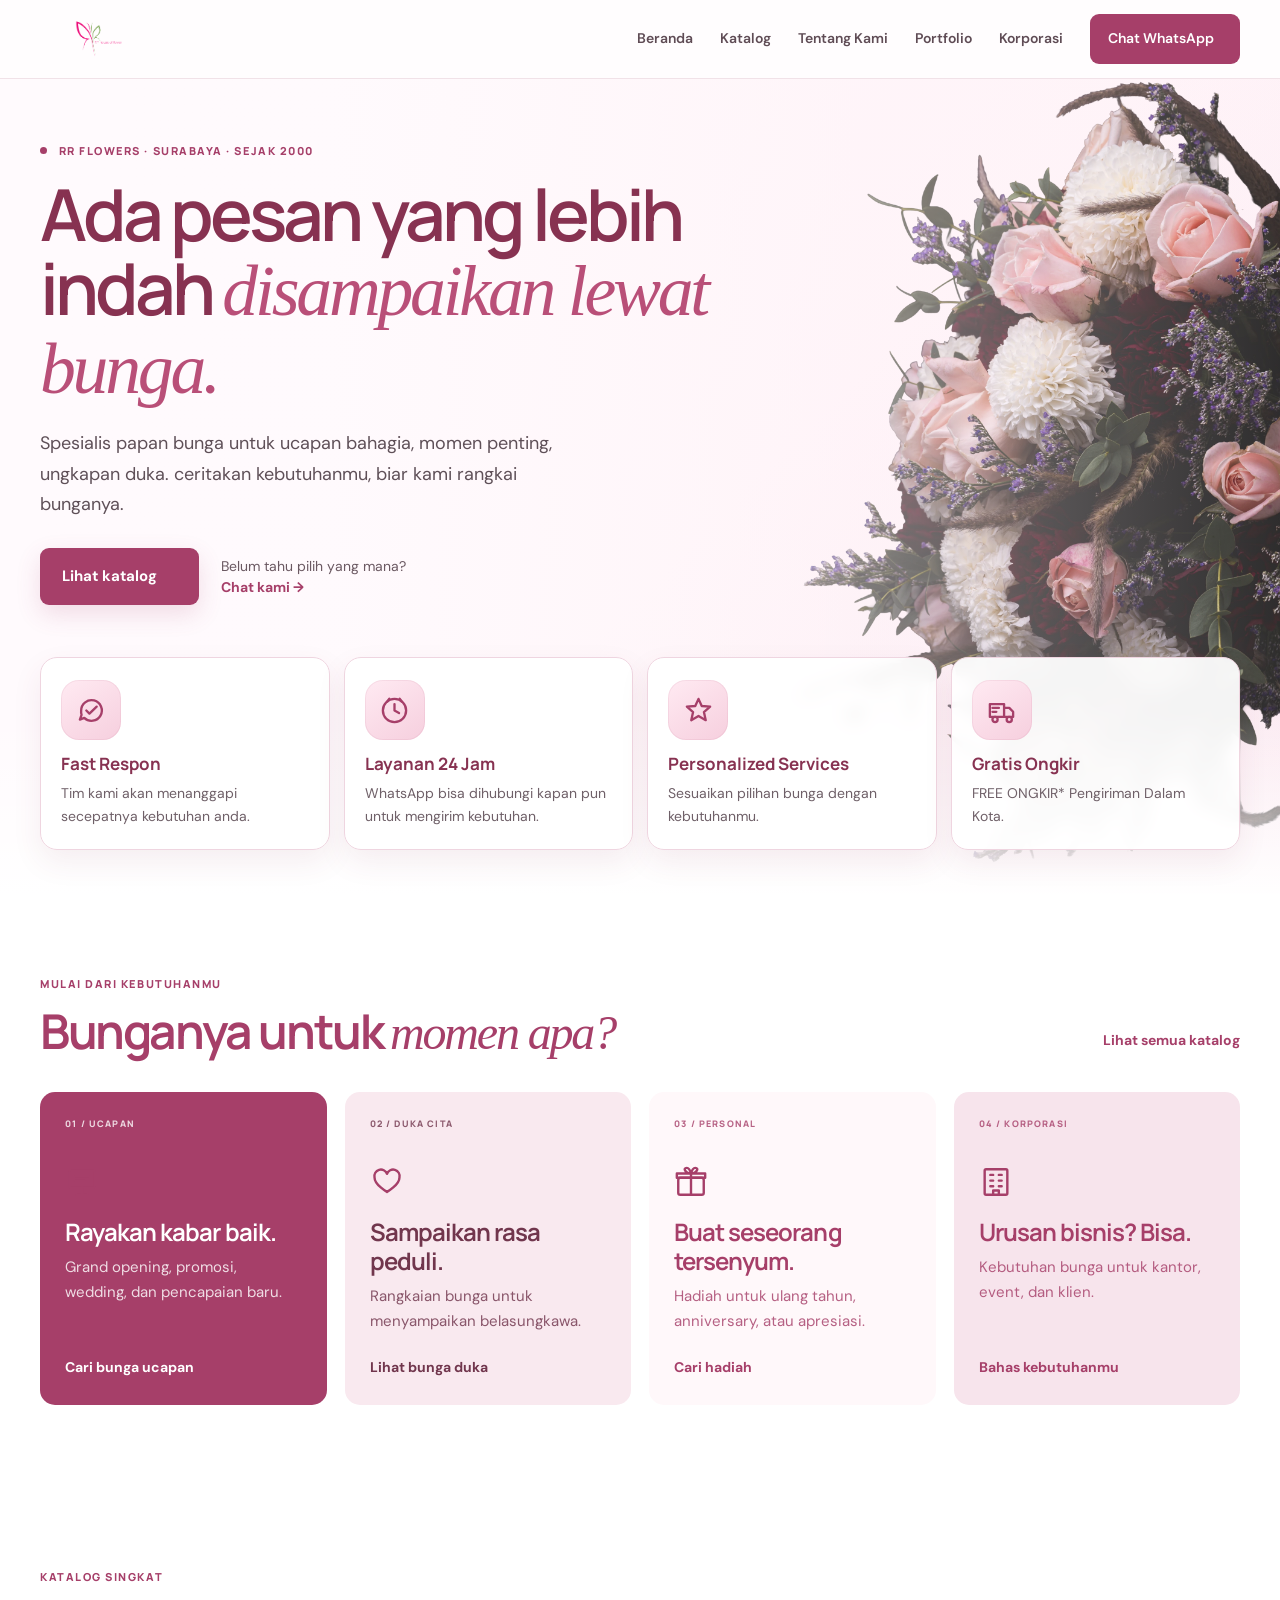
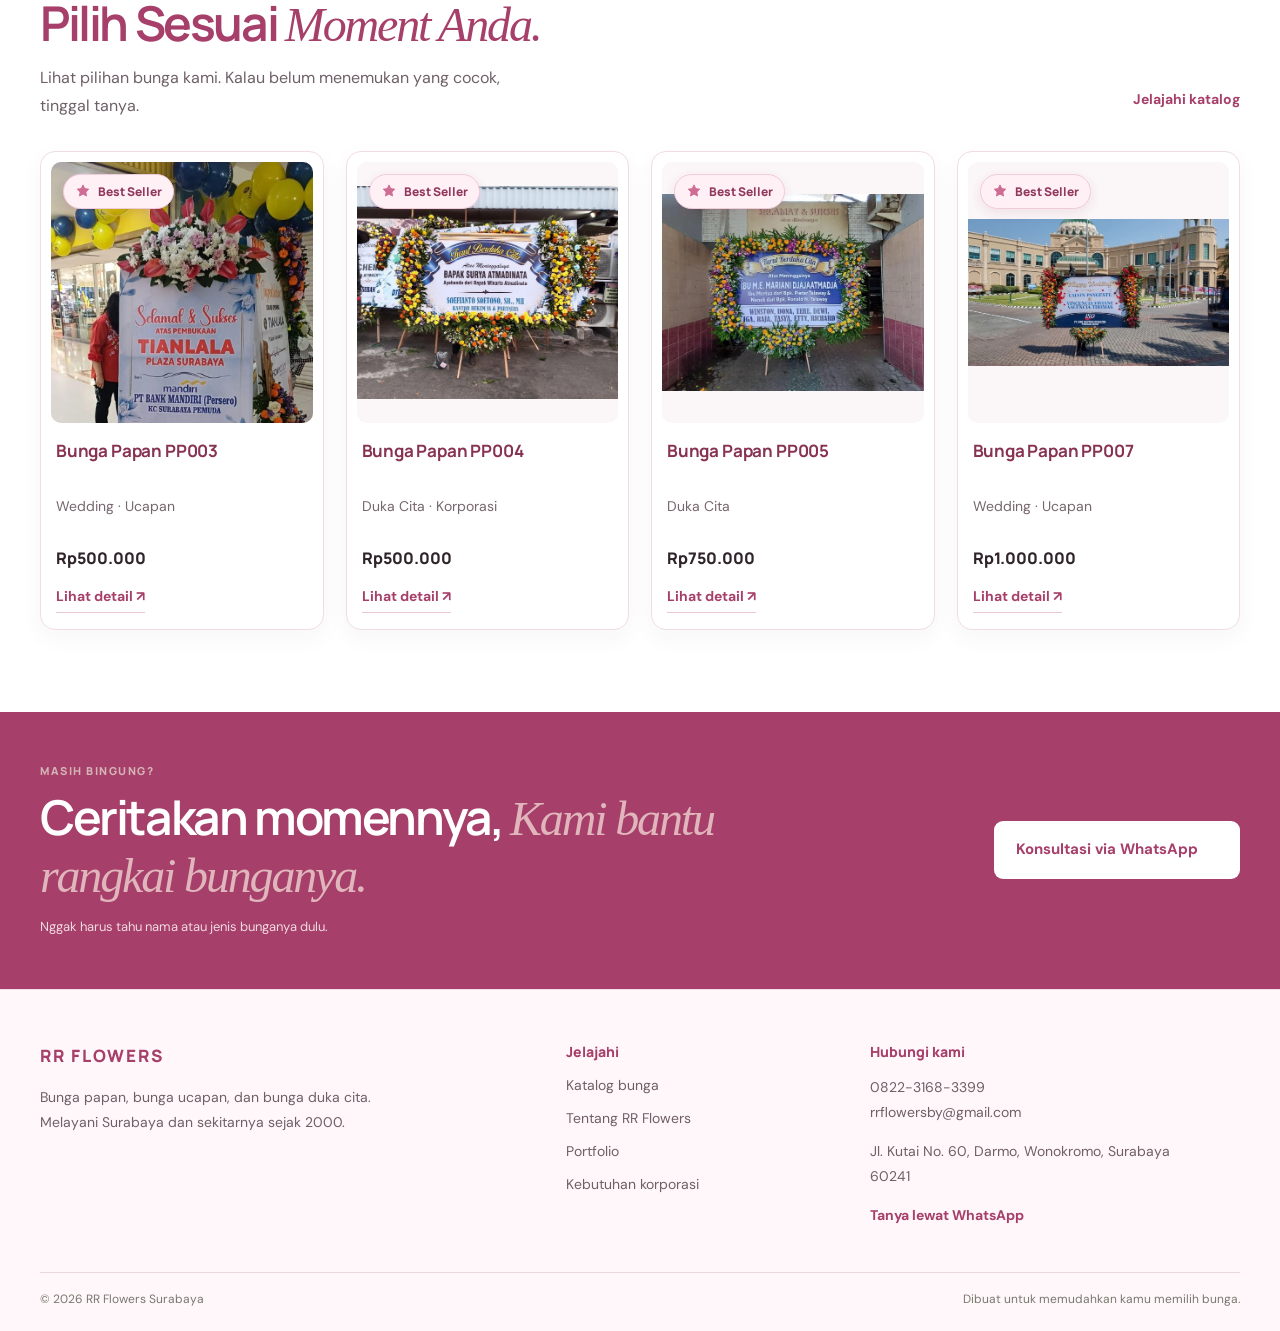
<file: index.html>
<!doctype html>
<html lang="id">
<head>
  <meta charset="utf-8"><meta name="viewport" content="width=device-width,initial-scale=1">
  <meta name="description" content="Pilih bunga papan, bunga ucapan, dan bunga duka cita dari RR Flowers Surabaya. Lihat katalog dan pesan lewat WhatsApp.">
  <meta name="theme-color" content="#A63F69">
  <title>RR Flowers Surabaya — Bunga untuk Setiap Momen</title>
  <link rel="preconnect" href="https://fonts.googleapis.com"><link rel="preconnect" href="https://fonts.gstatic.com" crossorigin>
  <link href="https://fonts.googleapis.com/css2?family=DM+Sans:wght@400;500;600;700&family=Manrope:wght@400;500;600;700;800&display=swap" rel="stylesheet">
  <link rel="stylesheet" href="css/style.css?v=3">
</head>
<body>

<header class="site-header">
  <div class="container nav-wrap">
    <a class="brand" href="index.html" aria-label="RR Flowers, Beranda">
      <img src="assets/images/logorr.png" alt="RR Flowers" onerror="this.style.display='none';this.nextElementSibling.style.display='block'">
      <span class="brand-fallback">RR <i>FLOWERS</i></span>
    </a>
    <button class="menu-toggle" type="button" aria-expanded="false" aria-controls="site-nav" aria-label="Buka menu"><svg class="icon" viewBox="0 0 24 24" aria-hidden="true"><path d="M4 7h16M4 12h16M4 17h16"/></svg></button>
    <nav class="site-nav" id="site-nav">
      <a href="index.html">Beranda</a><a href="katalog.html">Katalog</a><a href="tentang.html">Tentang Kami</a><a href="portfolio.html">Portfolio</a><a href="partnership.html">Korporasi</a>
      <a class="nav-cta" data-wa href="#">Chat WhatsApp <span></span></a>
    </nav>
  </div>
</header>

<main>
<section class="hero hero-fullbleed">
  <div class="hero-background" aria-hidden="true"><img src="assets/images/hero-rr-flowers.webp" alt=""></div>
  <div class="hero-gradient" aria-hidden="true"></div>
  <div class="hero-bottom-fade" aria-hidden="true"></div>
  <div class="container hero-content">
    <div class="hero-copy">
      <p class="eyebrow"><span class="eyebrow-dot"></span> RR FLOWERS · SURABAYA · SEJAK 2000</p>
      <h1>Ada pesan yang lebih indah <em>disampaikan lewat bunga.</em></h1>
      <p class="hero-desc">Spesialis papan bunga untuk ucapan bahagia, momen penting, ungkapan duka. ceritakan kebutuhanmu, biar kami rangkai bunganya.</p>
      <div class="hero-actions"><a class="button button-dark" href="katalog.html">Lihat katalog <span></span></a><a class="text-link" data-wa href="#">Belum tahu pilih yang mana? <span>Chat kami →</span></a></div>
    </div>
    <div class="service-points hero-benefits" aria-label="Keunggulan RR Flowers">
      <article class="service-point"><span class="icon-bubble"><svg class="icon" viewBox="0 0 24 24" aria-hidden="true"><path d="M4 12a8 8 0 1 1 2.4 5.7L3 19l1.3-3.7A8 8 0 0 1 4 12Z"/><path d="m8 12 2.4 2.4L16 9"/></svg></span><div><b>Fast Respon</b><small>Tim kami akan menanggapi secepatnya kebutuhan anda.</small></div></article>
      <article class="service-point"><span class="icon-bubble"><svg class="icon" viewBox="0 0 24 24" aria-hidden="true"><circle cx="12" cy="12" r="9"/><path d="M12 7v5l3.5 2"/><path d="M8 2.8 6.5 5M16 2.8 17.5 5"/></svg></span><div><b>Layanan 24 Jam</b><small>WhatsApp bisa dihubungi kapan pun untuk mengirim kebutuhan.</small></div></article>
      <article class="service-point"><span class="icon-bubble"><svg class="icon" viewBox="0 0 24 24" aria-hidden="true"><path d="M12 3 14.5 8.5 21 9l-4.8 4.2 1.4 6.3L12 16.2 6.4 19.5l1.4-6.3L3 9l6.5-.5L12 3Z"/></svg></span><div><b>Personalized Services</b><small>Sesuaikan pilihan bunga dengan kebutuhanmu.</small></div></article>
      <article class="service-point"><span class="icon-bubble"><svg class="icon" viewBox="0 0 24 24" aria-hidden="true"><path d="M3 7h11v10H3zM14 10h4l3 3v4h-7z"/><circle cx="7" cy="19" r="2"/><circle cx="18" cy="19" r="2"/><path d="M5 10h5M5 13h3"/></svg></span><div><b>Gratis Ongkir</b><small>FREE ONGKIR* Pengiriman Dalam Kota.</small></div></article>
    </div>
  </div>
</section>
<section class="occasion-section">
  <div class="container">
    <div class="section-heading"><div><p class="eyebrow">MULAI DARI KEBUTUHANMU</p><h2>Bunganya untuk <em>momen apa?</em></h2></div><a class="arrow-link" href="katalog.html">Lihat semua katalog </a></div>
    <div class="occasion-grid">
      <a class="occasion-card occasion-dark" href="katalog.html?occasion=Ucapan"><span class="occasion-number">01 / UCAPAN</span><span class="occasion-icon"><svg class="icon" viewBox="0 0 24 24" aria-hidden="true"><rect x="3" y="4" width="18" height="12" rx="1"/><path d="M12 16v5M8 21h8M7 8h10M7 11h7"/></svg></span><h3>Rayakan kabar baik.</h3><p>Grand opening, promosi, wedding, dan pencapaian baru.</p><span class="card-arrow">Cari bunga ucapan </span></a>
      <a class="occasion-card occasion-rose" href="katalog.html?occasion=Duka%20Cita"><span class="occasion-number">02 / DUKA CITA</span><span class="occasion-icon"><svg class="icon" viewBox="0 0 24 24" aria-hidden="true"><path d="M20.8 8.8c0 5.2-8.8 10.2-8.8 10.2S3.2 14 3.2 8.8A4.6 4.6 0 0 1 12 6.2a4.6 4.6 0 0 1 8.8 2.6Z"/></svg></span><h3>Sampaikan rasa peduli.</h3><p>Rangkaian bunga untuk menyampaikan belasungkawa.</p><span class="card-arrow">Lihat bunga duka </span></a>
      <a class="occasion-card occasion-cream" href="katalog.html?occasion=Personal"><span class="occasion-number">03 / PERSONAL</span><span class="occasion-icon"><svg class="icon" viewBox="0 0 24 24" aria-hidden="true"><rect x="3" y="9" width="18" height="12" rx="1.5"/><path d="M2 6h20v3H2zM12 6v15M12 6c-4 0-6-4-3-4 2 0 3 4 3 4Zm0 0c4 0 6-4 3-4-2 0-3 4-3 4Z"/></svg></span><h3>Buat seseorang tersenyum.</h3><p>Hadiah untuk ulang tahun, anniversary, atau apresiasi.</p><span class="card-arrow">Cari hadiah </span></a>
      <a class="occasion-card occasion-olive" href="partnership.html"><span class="occasion-number">04 / KORPORASI</span><span class="occasion-icon"><svg class="icon" viewBox="0 0 24 24" aria-hidden="true"><rect x="4" y="3" width="16" height="18" rx="1"/><path d="M8 7h2M14 7h2M8 11h2M14 11h2M8 15h2M14 15h2M10 21v-3h4v3"/></svg></span><h3>Urusan bisnis? Bisa.</h3><p>Kebutuhan bunga untuk kantor, event, dan klien.</p><span class="card-arrow">Bahas kebutuhanmu </span></a>
    </div>
  </div>
</section>
<section class="featured-section">
  <div class="container">
    <div class="section-heading"><div><p class="eyebrow">KATALOG SINGKAT</p><h2>Pilih Sesuai <em>Moment Anda.</em></h2><p class="section-intro">Lihat pilihan bunga kami. Kalau belum menemukan yang cocok, tinggal tanya.</p></div><a class="arrow-link" href="katalog.html">Jelajahi katalog </a></div>
    <div class="product-grid" id="featured"><div class="loading-note">Menyiapkan pilihan bunga…</div></div>
  </div>
</section>
<section class="help-strip"><div class="container help-inner"><div><p class="eyebrow">MASIH BINGUNG?</p><h2>Ceritakan momennya, <em>Kami bantu rangkai bunganya.</em></h2><p>Nggak harus tahu nama atau jenis bunganya dulu.</p></div><a class="button button-light" data-wa href="#">Konsultasi via WhatsApp <span></span></a></div></section>

</main>

<footer class="site-footer">
  <div class="container footer-grid">
    <div><a class="footer-brand" href="index.html">RR FLOWERS</a><p>Bunga papan, bunga ucapan, dan bunga duka cita. Melayani Surabaya dan sekitarnya sejak 2000.</p></div>
    <div><h3>Jelajahi</h3><a href="katalog.html">Katalog bunga</a><a href="tentang.html">Tentang RR Flowers</a><a href="portfolio.html">Portfolio</a><a href="partnership.html">Kebutuhan korporasi</a></div>
    <div><h3>Hubungi kami</h3><p>0822-3168-3399<br>rrflowersby@gmail.com</p><p>Jl. Kutai No. 60, Darmo, Wonokromo, Surabaya 60241</p><a class="footer-link" data-wa href="#">Tanya lewat WhatsApp </a></div>
  </div>
  <div class="container footer-bottom"><span>© <span id="year"></span> RR Flowers Surabaya</span><span>Dibuat untuk memudahkan kamu memilih bunga.</span></div>
</footer>
<a class="mobile-wa" data-wa href="#"><span></span> Tanya & pesan via WhatsApp</a>

<script src="js/app.js?v=3"></script>
</body></html>
</file>
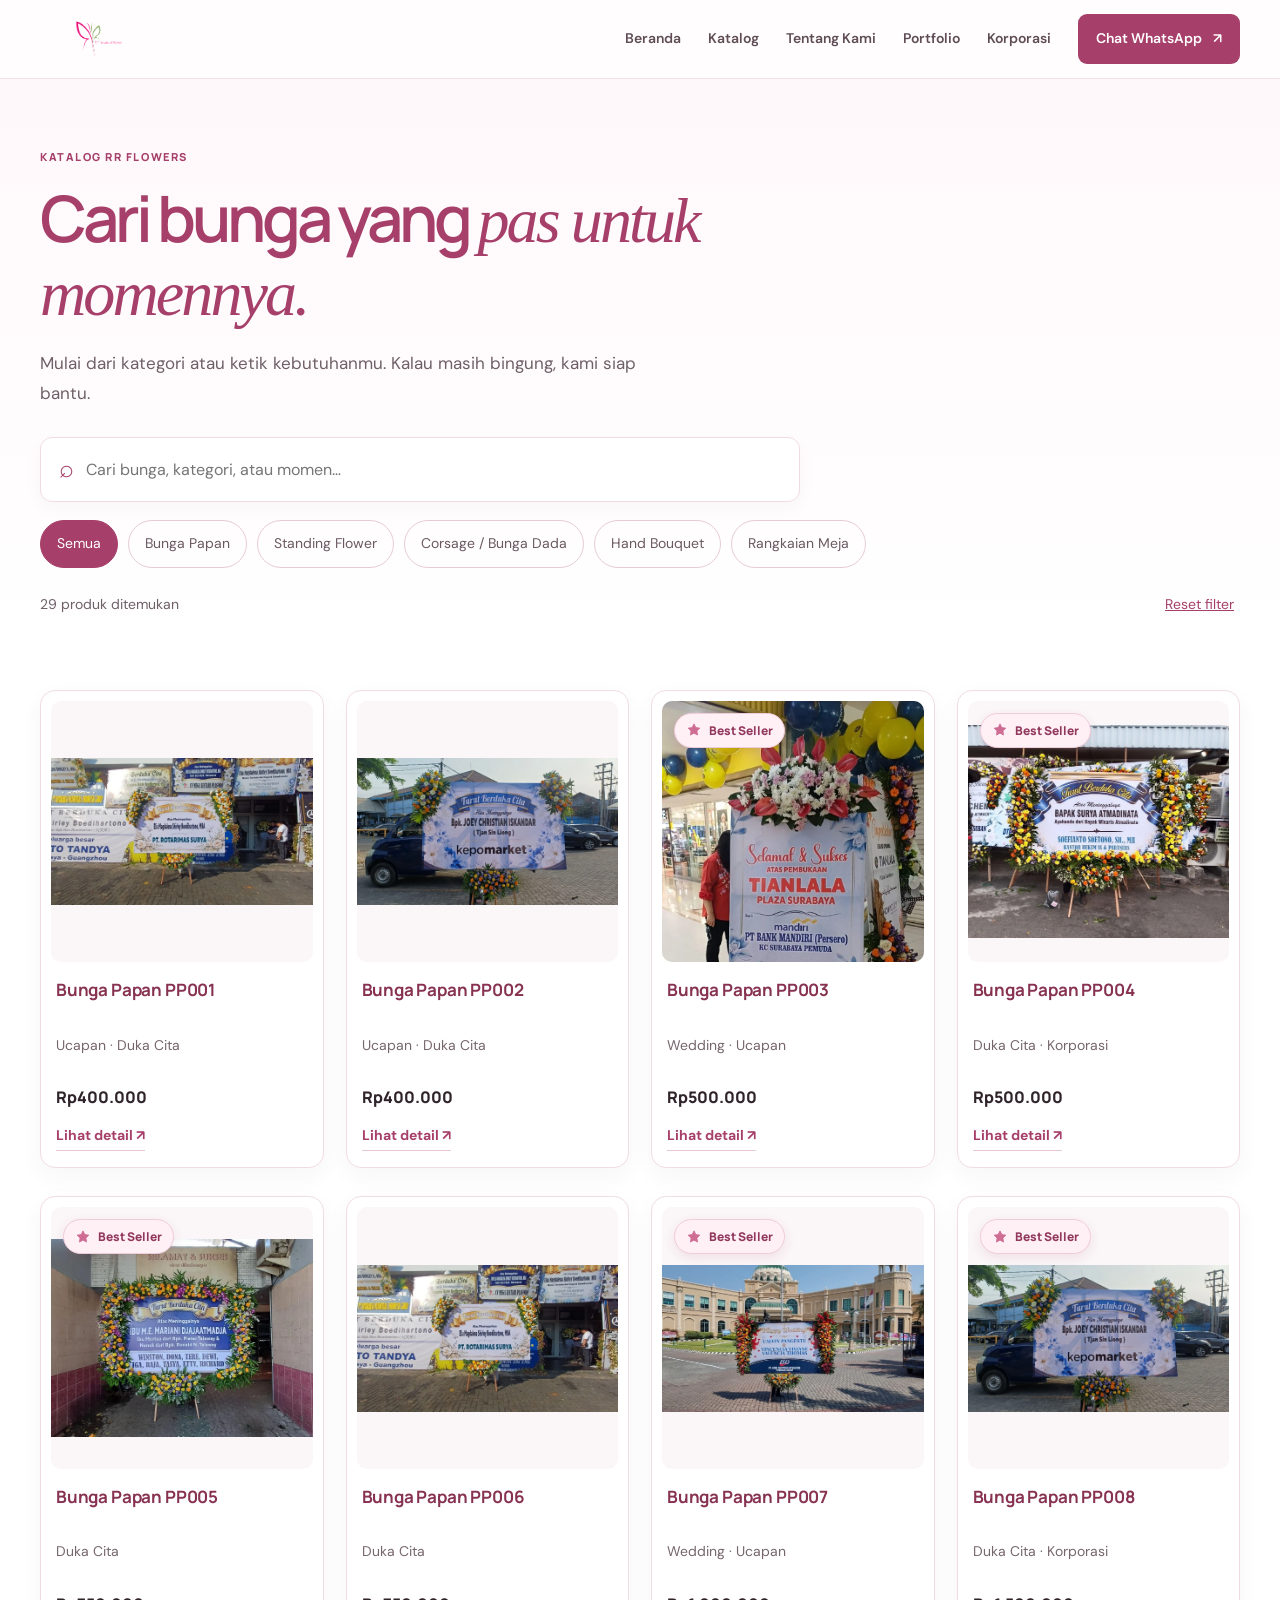
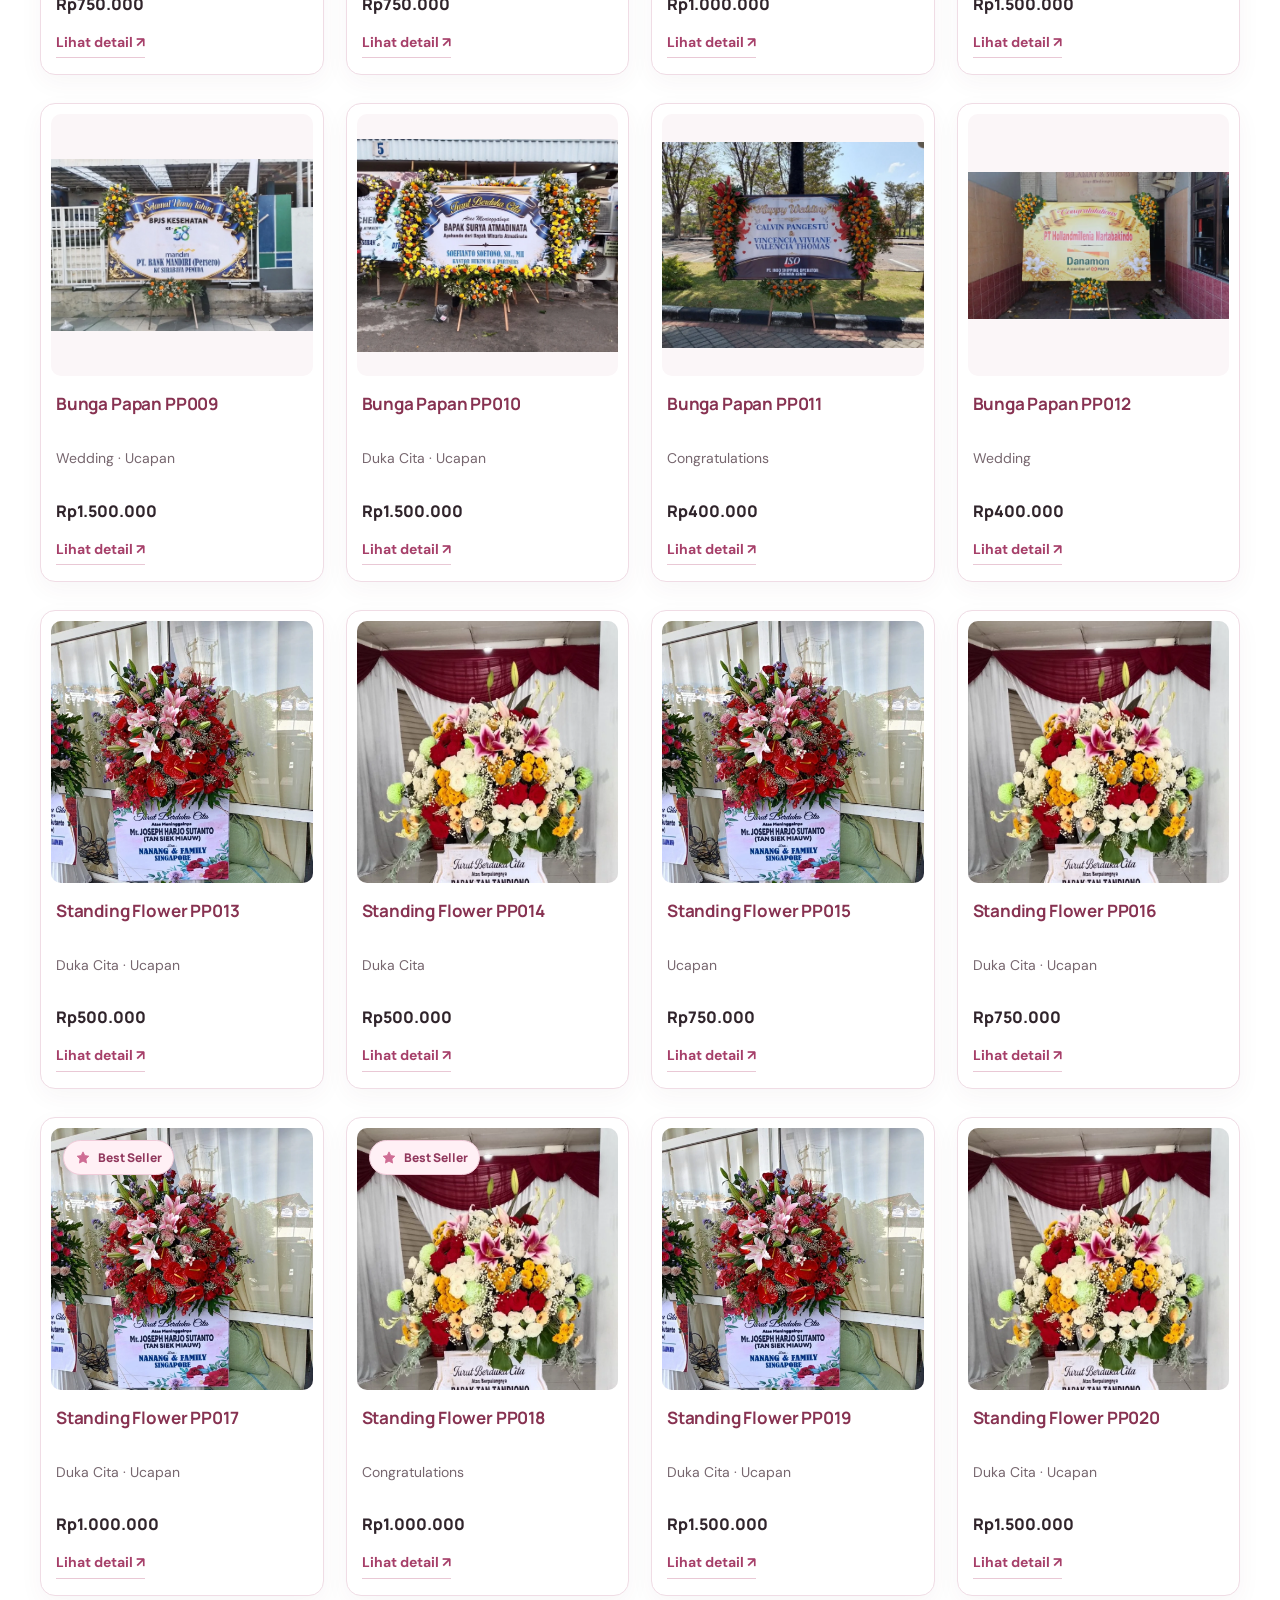
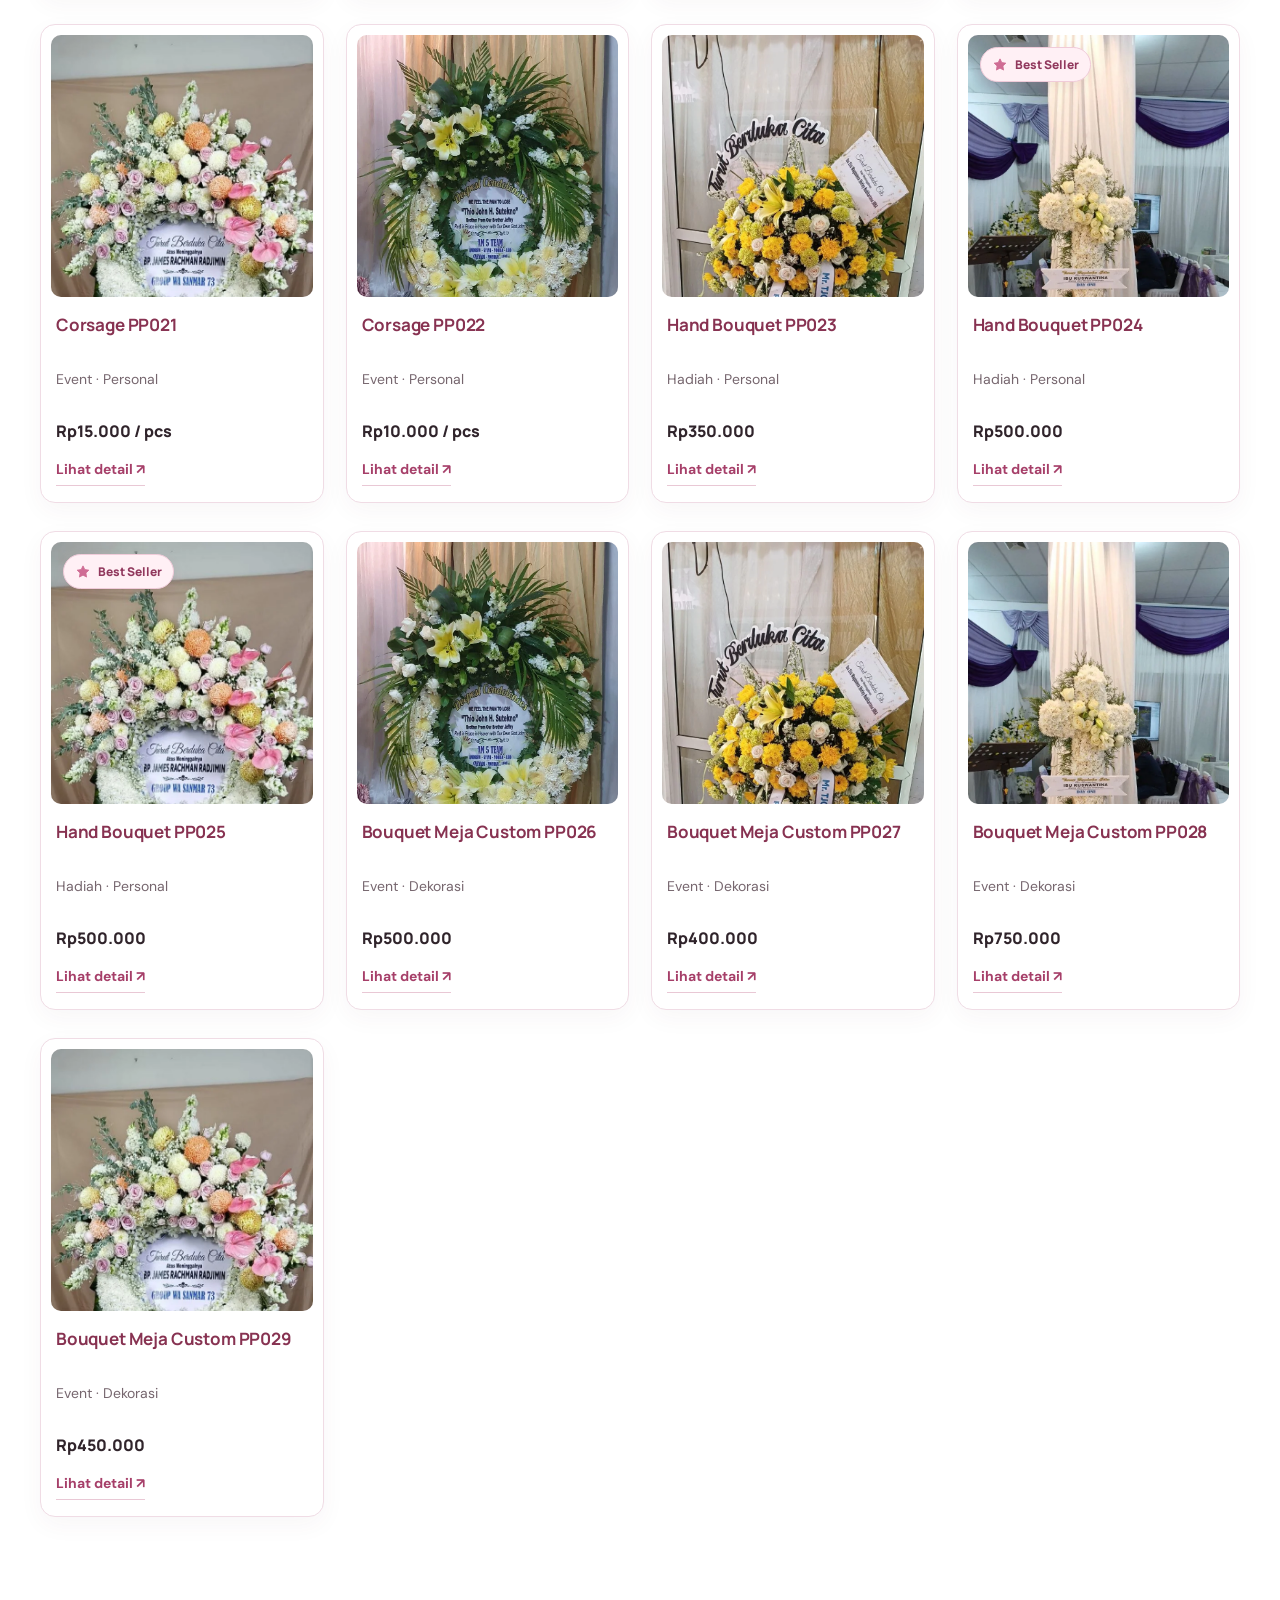
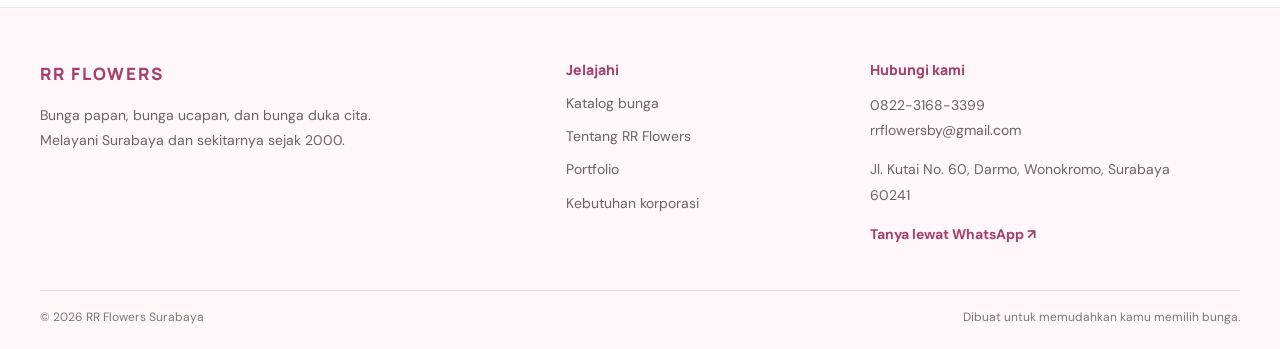
<file: katalog.html>
<!doctype html>
<html lang="id">
<head>
  <meta charset="utf-8"><meta name="viewport" content="width=device-width,initial-scale=1">
  <meta name="description" content="Jelajahi katalog bunga RR Flowers Surabaya berdasarkan jenis dan kebutuhan.">
  <meta name="theme-color" content="#A63F69">
  <title>Katalog Bunga — RR Flowers Surabaya</title>
  <link rel="preconnect" href="https://fonts.googleapis.com"><link rel="preconnect" href="https://fonts.gstatic.com" crossorigin>
  <link href="https://fonts.googleapis.com/css2?family=DM+Sans:wght@400;500;600;700&family=Manrope:wght@400;500;600;700;800&display=swap" rel="stylesheet">
  <link rel="stylesheet" href="css/style.css?v=3">
</head>
<body>

<header class="site-header">
  <div class="container nav-wrap">
    <a class="brand" href="index.html" aria-label="RR Flowers, Beranda">
      <img src="assets/images/logorr.png" alt="RR Flowers" onerror="this.style.display='none';this.nextElementSibling.style.display='block'">
      <span class="brand-fallback">RR <i>FLOWERS</i></span>
    </a>
    <button class="menu-toggle" type="button" aria-expanded="false" aria-controls="site-nav" aria-label="Buka menu"><svg class="icon" viewBox="0 0 24 24" aria-hidden="true"><path d="M4 7h16M4 12h16M4 17h16"/></svg></button>
    <nav class="site-nav" id="site-nav">
      <a href="index.html">Beranda</a><a href="katalog.html">Katalog</a><a href="tentang.html">Tentang Kami</a><a href="portfolio.html">Portfolio</a><a href="partnership.html">Korporasi</a>
      <a class="nav-cta" data-wa href="#">Chat WhatsApp <span>↗</span></a>
    </nav>
  </div>
</header>

<main>
<section class="page-hero"><div class="container"><p class="eyebrow">KATALOG RR FLOWERS</p><h1>Cari bunga yang <em>pas untuk momennya.</em></h1><p class="page-lead">Mulai dari kategori atau ketik kebutuhanmu. Kalau masih bingung, kami siap bantu.</p><div class="catalog-search"><span>⌕</span><input id="search" type="search" placeholder="Cari bunga, kategori, atau momen…" aria-label="Cari produk"></div><div id="chips" class="filter-chips"></div><div class="catalog-meta"><span id="result-count">Menyiapkan katalog…</span><button id="clear-filters" class="clear-button" type="button">Reset filter</button></div></div></section>
<section class="catalog-section"><div class="container"><div id="grid" class="product-grid catalog-grid"><div class="loading-note">Menyiapkan katalog…</div></div><div id="empty-state" class="empty-state" hidden><span>✿</span><h2>Belum ketemu yang cocok.</h2><p>Coba kata pencarian lain atau tanya tim RR Flowers.</p><a class="button button-dark" data-wa href="#">Tanya lewat WhatsApp ↗</a></div></div></section>
</main>

<footer class="site-footer">
  <div class="container footer-grid">
    <div><a class="footer-brand" href="index.html">RR FLOWERS</a><p>Bunga papan, bunga ucapan, dan bunga duka cita. Melayani Surabaya dan sekitarnya sejak 2000.</p></div>
    <div><h3>Jelajahi</h3><a href="katalog.html">Katalog bunga</a><a href="tentang.html">Tentang RR Flowers</a><a href="portfolio.html">Portfolio</a><a href="partnership.html">Kebutuhan korporasi</a></div>
    <div><h3>Hubungi kami</h3><p>0822-3168-3399<br>rrflowersby@gmail.com</p><p>Jl. Kutai No. 60, Darmo, Wonokromo, Surabaya 60241</p><a class="footer-link" data-wa href="#">Tanya lewat WhatsApp ↗</a></div>
  </div>
  <div class="container footer-bottom"><span>© <span id="year"></span> RR Flowers Surabaya</span><span>Dibuat untuk memudahkan kamu memilih bunga.</span></div>
</footer>
<a class="mobile-wa" data-wa href="#"><span>↗</span> Tanya & pesan via WhatsApp</a>

<script src="js/app.js?v=3"></script>
</body></html>
</file>
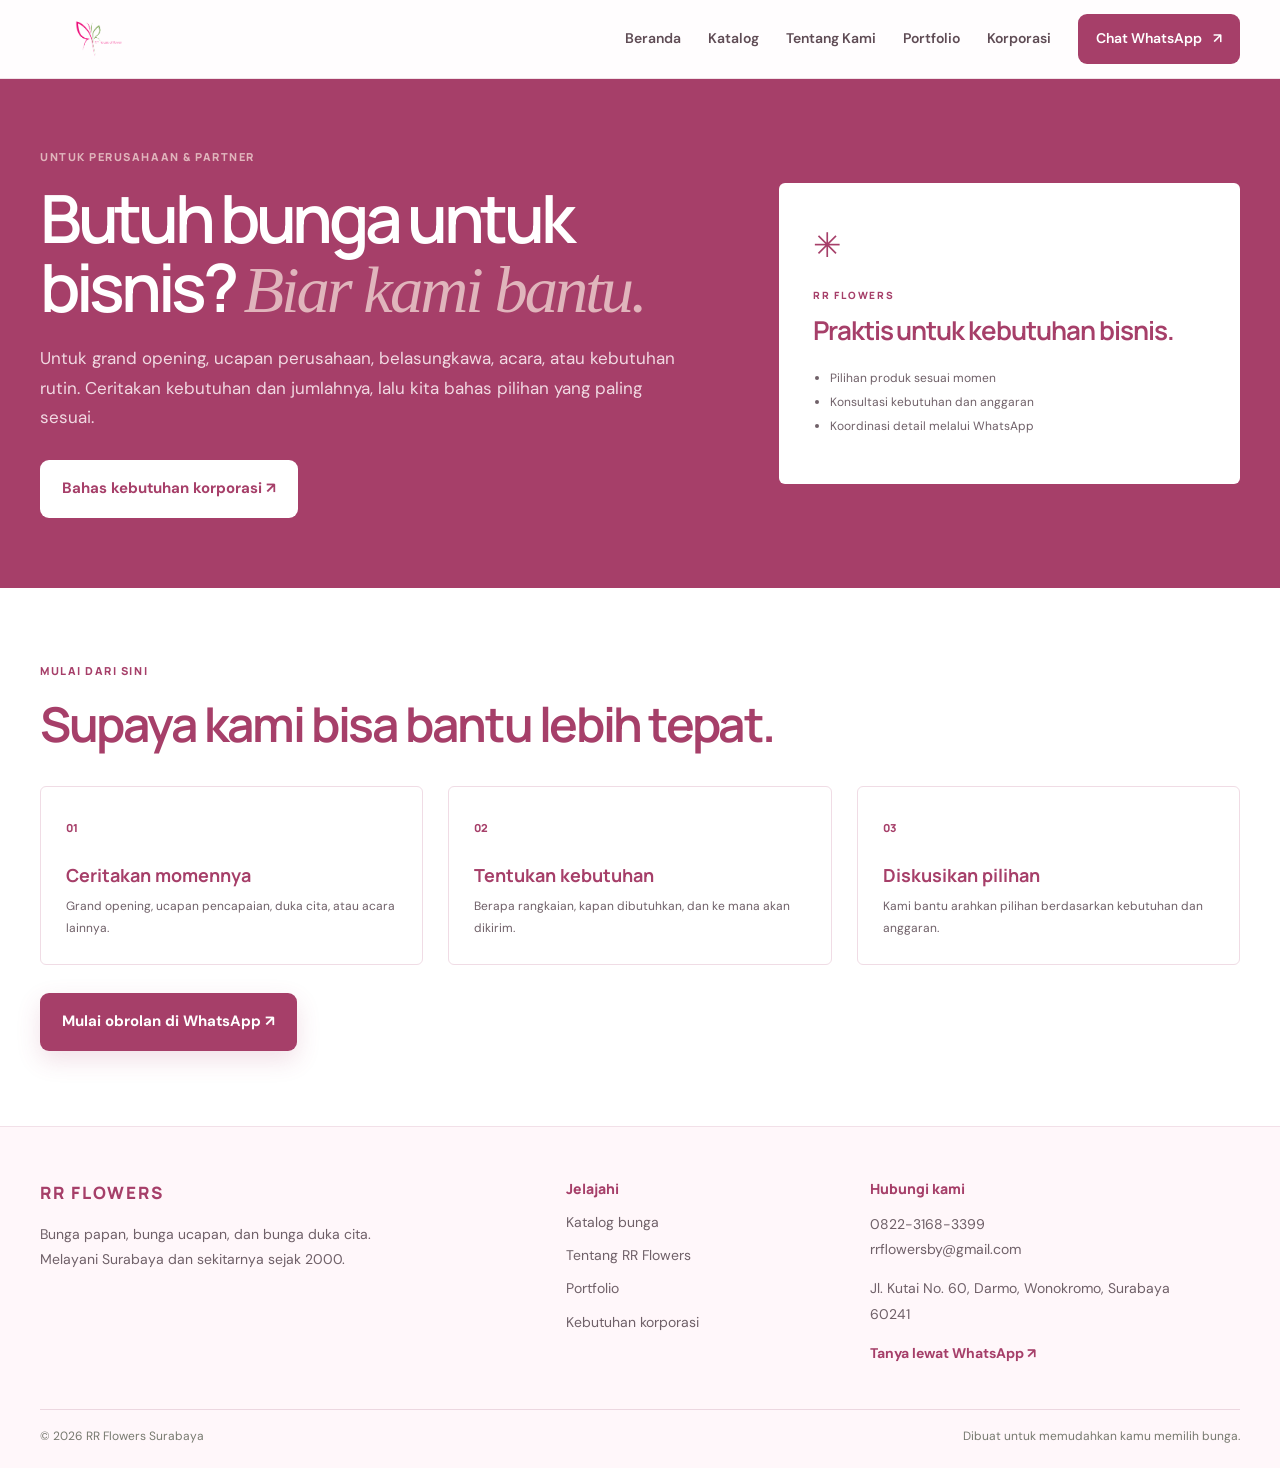
<file: partnership.html>
<!doctype html>
<html lang="id">
<head>
  <meta charset="utf-8"><meta name="viewport" content="width=device-width,initial-scale=1">
  <meta name="description" content="Layanan bunga untuk kebutuhan perusahaan, kantor, acara, dan partner bisnis di Surabaya.">
  <meta name="theme-color" content="#A63F69">
  <title>Kebutuhan Korporasi — RR Flowers Surabaya</title>
  <link rel="preconnect" href="https://fonts.googleapis.com"><link rel="preconnect" href="https://fonts.gstatic.com" crossorigin>
  <link href="https://fonts.googleapis.com/css2?family=DM+Sans:wght@400;500;600;700&family=Manrope:wght@400;500;600;700;800&display=swap" rel="stylesheet">
  <link rel="stylesheet" href="css/style.css?v=3">
</head>
<body>

<header class="site-header">
  <div class="container nav-wrap">
    <a class="brand" href="index.html" aria-label="RR Flowers, Beranda">
      <img src="assets/images/logorr.png" alt="RR Flowers" onerror="this.style.display='none';this.nextElementSibling.style.display='block'">
      <span class="brand-fallback">RR <i>FLOWERS</i></span>
    </a>
    <button class="menu-toggle" type="button" aria-expanded="false" aria-controls="site-nav" aria-label="Buka menu"><svg class="icon" viewBox="0 0 24 24" aria-hidden="true"><path d="M4 7h16M4 12h16M4 17h16"/></svg></button>
    <nav class="site-nav" id="site-nav">
      <a href="index.html">Beranda</a><a href="katalog.html">Katalog</a><a href="tentang.html">Tentang Kami</a><a href="portfolio.html">Portfolio</a><a href="partnership.html">Korporasi</a>
      <a class="nav-cta" data-wa href="#">Chat WhatsApp <span>↗</span></a>
    </nav>
  </div>
</header>

<main>
<section class="corporate-hero"><div class="container corporate-layout"><div><p class="eyebrow">UNTUK PERUSAHAAN & PARTNER</p><h1>Butuh bunga untuk bisnis? <em>Biar kami bantu.</em></h1><p class="page-lead">Untuk grand opening, ucapan perusahaan, belasungkawa, acara, atau kebutuhan rutin. Ceritakan kebutuhan dan jumlahnya, lalu kita bahas pilihan yang paling sesuai.</p><a class="button button-light" data-wa data-wa-corporate href="#">Bahas kebutuhan korporasi ↗</a></div><div class="corporate-card"><span class="corporate-mark">✳</span><p>RR FLOWERS</p><h2>Praktis untuk kebutuhan bisnis.</h2><ul><li>Pilihan produk sesuai momen</li><li>Konsultasi kebutuhan dan anggaran</li><li>Koordinasi detail melalui WhatsApp</li></ul></div></div></section>
<section class="corporate-next"><div class="container"><p class="eyebrow">MULAI DARI SINI</p><h2>Supaya kami bisa bantu lebih tepat.</h2><div class="value-grid"><article><span>01</span><h3>Ceritakan momennya</h3><p>Grand opening, ucapan pencapaian, duka cita, atau acara lainnya.</p></article><article><span>02</span><h3>Tentukan kebutuhan</h3><p>Berapa rangkaian, kapan dibutuhkan, dan ke mana akan dikirim.</p></article><article><span>03</span><h3>Diskusikan pilihan</h3><p>Kami bantu arahkan pilihan berdasarkan kebutuhan dan anggaran.</p></article></div><a class="button button-dark" data-wa data-wa-corporate href="#">Mulai obrolan di WhatsApp ↗</a></div></section>
</main>

<footer class="site-footer">
  <div class="container footer-grid">
    <div><a class="footer-brand" href="index.html">RR FLOWERS</a><p>Bunga papan, bunga ucapan, dan bunga duka cita. Melayani Surabaya dan sekitarnya sejak 2000.</p></div>
    <div><h3>Jelajahi</h3><a href="katalog.html">Katalog bunga</a><a href="tentang.html">Tentang RR Flowers</a><a href="portfolio.html">Portfolio</a><a href="partnership.html">Kebutuhan korporasi</a></div>
    <div><h3>Hubungi kami</h3><p>0822-3168-3399<br>rrflowersby@gmail.com</p><p>Jl. Kutai No. 60, Darmo, Wonokromo, Surabaya 60241</p><a class="footer-link" data-wa href="#">Tanya lewat WhatsApp ↗</a></div>
  </div>
  <div class="container footer-bottom"><span>© <span id="year"></span> RR Flowers Surabaya</span><span>Dibuat untuk memudahkan kamu memilih bunga.</span></div>
</footer>
<a class="mobile-wa" data-wa href="#"><span>↗</span> Tanya & pesan via WhatsApp</a>

<script src="js/app.js?v=3"></script>
</body></html>
</file>
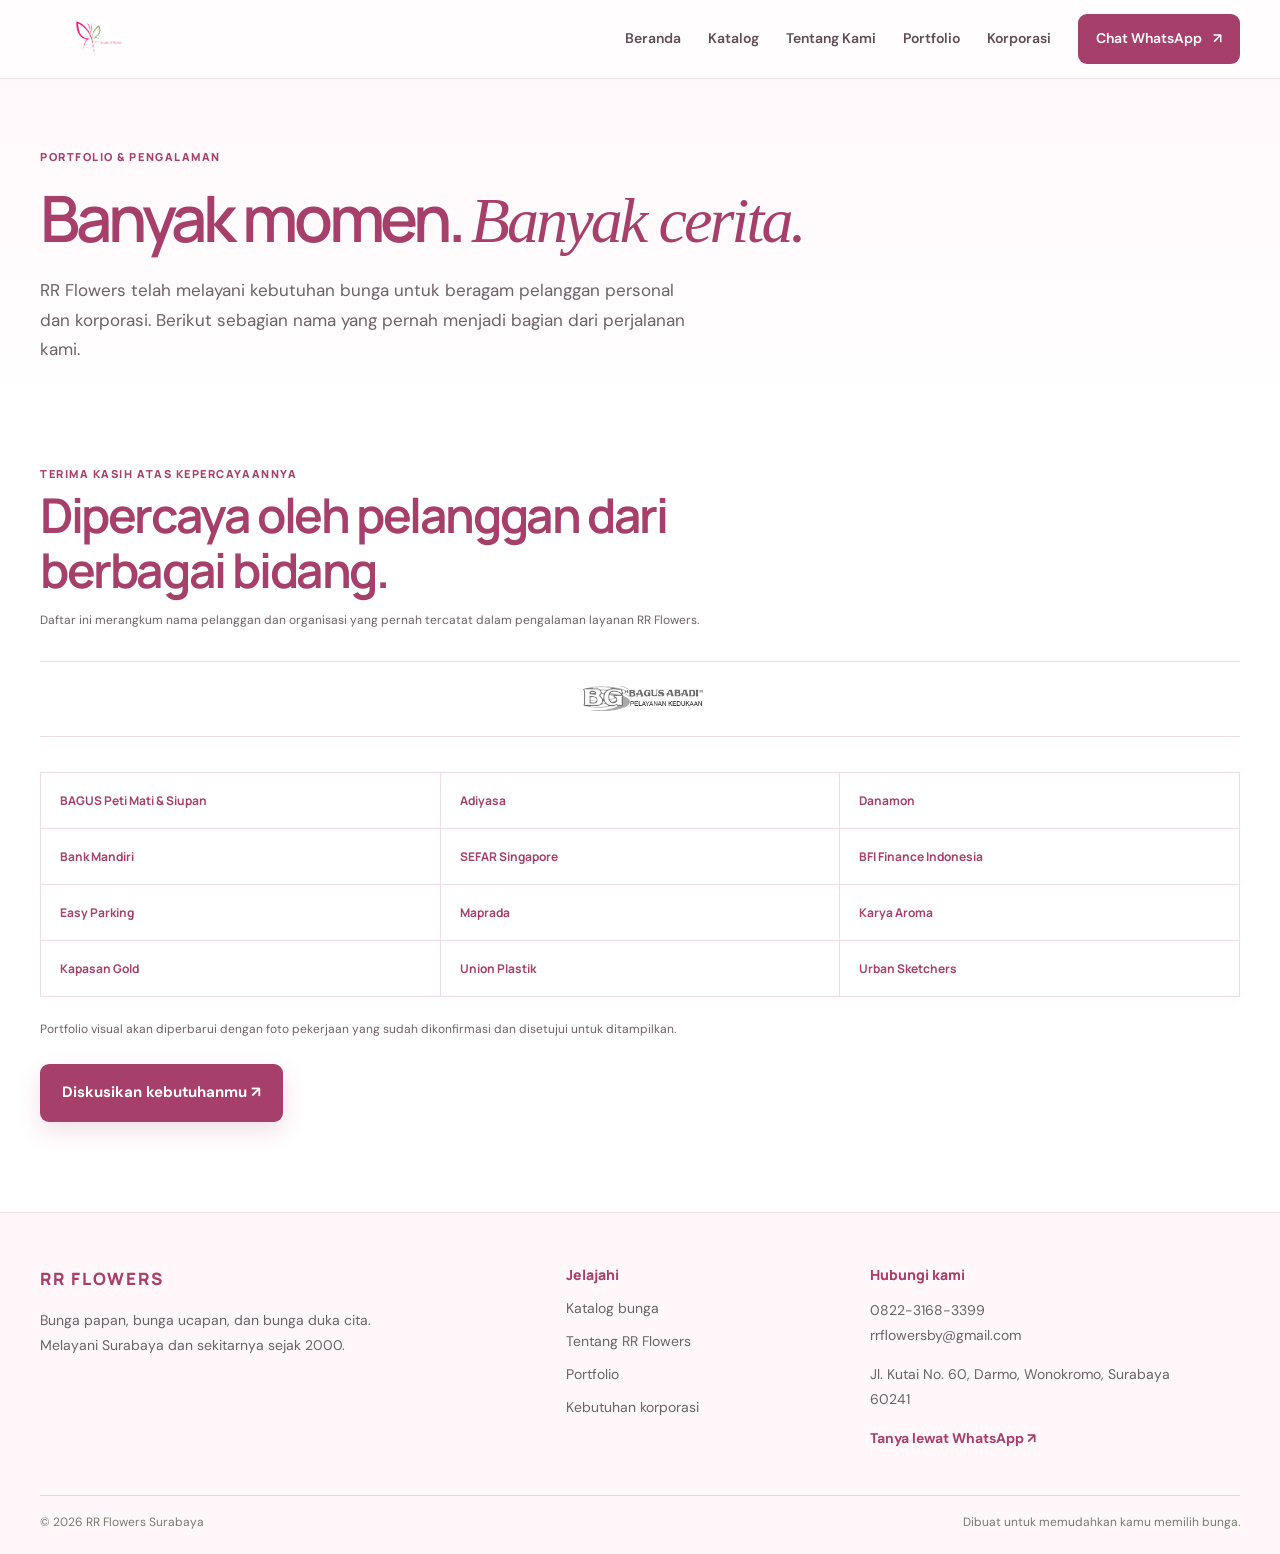
<file: portfolio.html>
<!doctype html>
<html lang="id">
<head>
  <meta charset="utf-8"><meta name="viewport" content="width=device-width,initial-scale=1">
  <meta name="description" content="Kenali pengalaman RR Flowers melayani kebutuhan bunga untuk personal dan korporasi.">
  <meta name="theme-color" content="#A63F69">
  <title>Portfolio — RR Flowers Surabaya</title>
  <link rel="preconnect" href="https://fonts.googleapis.com"><link rel="preconnect" href="https://fonts.gstatic.com" crossorigin>
  <link href="https://fonts.googleapis.com/css2?family=DM+Sans:wght@400;500;600;700&family=Manrope:wght@400;500;600;700;800&display=swap" rel="stylesheet">
  <link rel="stylesheet" href="css/style.css?v=3">
</head>
<body>

<header class="site-header">
  <div class="container nav-wrap">
    <a class="brand" href="index.html" aria-label="RR Flowers, Beranda">
      <img src="assets/images/logorr.png" alt="RR Flowers" onerror="this.style.display='none';this.nextElementSibling.style.display='block'">
      <span class="brand-fallback">RR <i>FLOWERS</i></span>
    </a>
    <button class="menu-toggle" type="button" aria-expanded="false" aria-controls="site-nav" aria-label="Buka menu"><svg class="icon" viewBox="0 0 24 24" aria-hidden="true"><path d="M4 7h16M4 12h16M4 17h16"/></svg></button>
    <nav class="site-nav" id="site-nav">
      <a href="index.html">Beranda</a><a href="katalog.html">Katalog</a><a href="tentang.html">Tentang Kami</a><a href="portfolio.html">Portfolio</a><a href="partnership.html">Korporasi</a>
      <a class="nav-cta" data-wa href="#">Chat WhatsApp <span>↗</span></a>
    </nav>
  </div>
</header>

<main>
<section class="page-hero"><div class="container"><p class="eyebrow">PORTFOLIO & PENGALAMAN</p><h1>Banyak momen. <em>Banyak cerita.</em></h1><p class="page-lead">RR Flowers telah melayani kebutuhan bunga untuk beragam pelanggan personal dan korporasi. Berikut sebagian nama yang pernah menjadi bagian dari perjalanan kami.</p></div></section>
<section class="client-section"><div class="container"><div class="client-intro"><span class="eyebrow">TERIMA KASIH ATAS KEPERCAYAANNYA</span><h2>Dipercaya oleh pelanggan dari berbagai bidang.</h2><p>Daftar ini merangkum nama pelanggan dan organisasi yang pernah tercatat dalam pengalaman layanan RR Flowers.</p></div><div class="client-logos" aria-label="Sebagian logo pelanggan"><img src="assets/images/logo-bagus-kiri.png" alt="BAGUS Peti Mati" loading="lazy"></div><div class="client-list"><span>BAGUS Peti Mati & Siupan</span><span>Adiyasa</span><span>Danamon</span><span>Bank Mandiri</span><span>SEFAR Singapore</span><span>BFI Finance Indonesia</span><span>Easy Parking</span><span>Maprada</span><span>Karya Aroma</span><span>Kapasan Gold</span><span>Union Plastik</span><span>Urban Sketchers</span></div><p class="small-note">Portfolio visual akan diperbarui dengan foto pekerjaan yang sudah dikonfirmasi dan disetujui untuk ditampilkan.</p><a class="button button-dark" data-wa href="#">Diskusikan kebutuhanmu ↗</a></div></section>
</main>

<footer class="site-footer">
  <div class="container footer-grid">
    <div><a class="footer-brand" href="index.html">RR FLOWERS</a><p>Bunga papan, bunga ucapan, dan bunga duka cita. Melayani Surabaya dan sekitarnya sejak 2000.</p></div>
    <div><h3>Jelajahi</h3><a href="katalog.html">Katalog bunga</a><a href="tentang.html">Tentang RR Flowers</a><a href="portfolio.html">Portfolio</a><a href="partnership.html">Kebutuhan korporasi</a></div>
    <div><h3>Hubungi kami</h3><p>0822-3168-3399<br>rrflowersby@gmail.com</p><p>Jl. Kutai No. 60, Darmo, Wonokromo, Surabaya 60241</p><a class="footer-link" data-wa href="#">Tanya lewat WhatsApp ↗</a></div>
  </div>
  <div class="container footer-bottom"><span>© <span id="year"></span> RR Flowers Surabaya</span><span>Dibuat untuk memudahkan kamu memilih bunga.</span></div>
</footer>
<a class="mobile-wa" data-wa href="#"><span>↗</span> Tanya & pesan via WhatsApp</a>

<script src="js/app.js?v=3"></script>
</body></html>
</file>
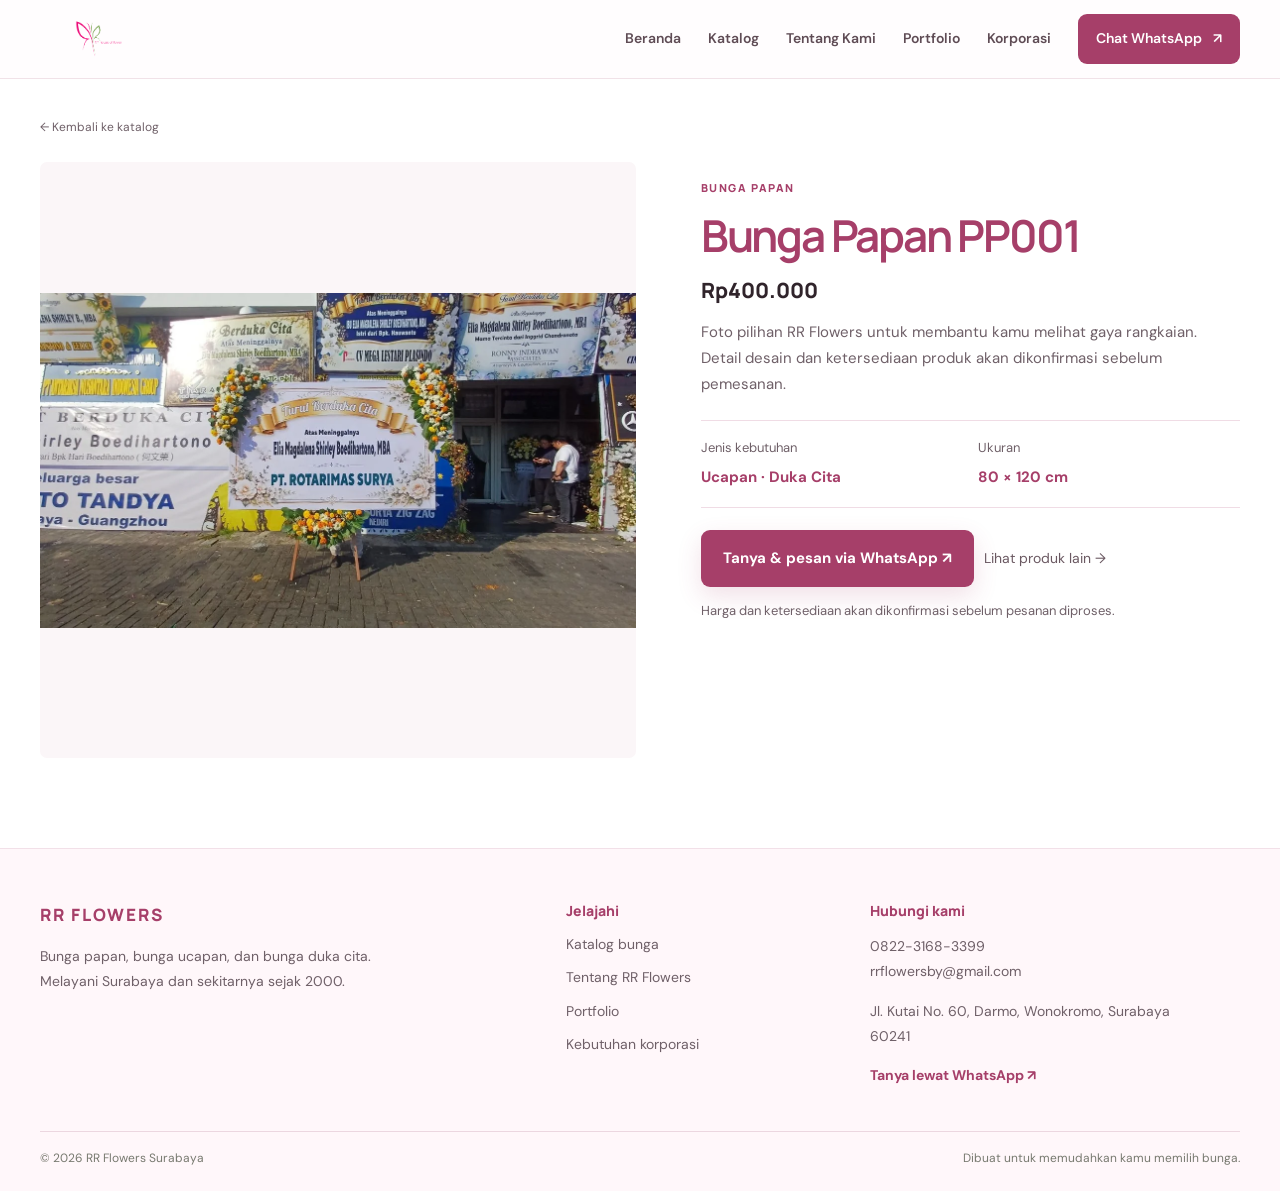
<file: product.html>
<!doctype html>
<html lang="id">
<head>
  <meta charset="utf-8"><meta name="viewport" content="width=device-width,initial-scale=1">
  <meta name="description" content="Lihat detail produk bunga RR Flowers dan lanjutkan pemesanan melalui WhatsApp.">
  <meta name="theme-color" content="#A63F69">
  <title>Detail Produk — RR Flowers Surabaya</title>
  <link rel="preconnect" href="https://fonts.googleapis.com"><link rel="preconnect" href="https://fonts.gstatic.com" crossorigin>
  <link href="https://fonts.googleapis.com/css2?family=DM+Sans:wght@400;500;600;700&family=Manrope:wght@400;500;600;700;800&display=swap" rel="stylesheet">
  <link rel="stylesheet" href="css/style.css?v=3">
</head>
<body>

<header class="site-header">
  <div class="container nav-wrap">
    <a class="brand" href="index.html" aria-label="RR Flowers, Beranda">
      <img src="assets/images/logorr.png" alt="RR Flowers" onerror="this.style.display='none';this.nextElementSibling.style.display='block'">
      <span class="brand-fallback">RR <i>FLOWERS</i></span>
    </a>
    <button class="menu-toggle" type="button" aria-expanded="false" aria-controls="site-nav" aria-label="Buka menu"><svg class="icon" viewBox="0 0 24 24" aria-hidden="true"><path d="M4 7h16M4 12h16M4 17h16"/></svg></button>
    <nav class="site-nav" id="site-nav">
      <a href="index.html">Beranda</a><a href="katalog.html">Katalog</a><a href="tentang.html">Tentang Kami</a><a href="portfolio.html">Portfolio</a><a href="partnership.html">Korporasi</a>
      <a class="nav-cta" data-wa href="#">Chat WhatsApp <span>↗</span></a>
    </nav>
  </div>
</header>

<main>
<section class="product-detail-section"><div class="container"><a class="back-link" href="katalog.html">← Kembali ke katalog</a><div id="detail"><div class="loading-note">Menyiapkan detail produk…</div></div></div></section>
</main>

<footer class="site-footer">
  <div class="container footer-grid">
    <div><a class="footer-brand" href="index.html">RR FLOWERS</a><p>Bunga papan, bunga ucapan, dan bunga duka cita. Melayani Surabaya dan sekitarnya sejak 2000.</p></div>
    <div><h3>Jelajahi</h3><a href="katalog.html">Katalog bunga</a><a href="tentang.html">Tentang RR Flowers</a><a href="portfolio.html">Portfolio</a><a href="partnership.html">Kebutuhan korporasi</a></div>
    <div><h3>Hubungi kami</h3><p>0822-3168-3399<br>rrflowersby@gmail.com</p><p>Jl. Kutai No. 60, Darmo, Wonokromo, Surabaya 60241</p><a class="footer-link" data-wa href="#">Tanya lewat WhatsApp ↗</a></div>
  </div>
  <div class="container footer-bottom"><span>© <span id="year"></span> RR Flowers Surabaya</span><span>Dibuat untuk memudahkan kamu memilih bunga.</span></div>
</footer>
<a class="mobile-wa" data-wa href="#"><span>↗</span> Tanya & pesan via WhatsApp</a>

<script src="js/app.js?v=3"></script>
</body></html>
</file>
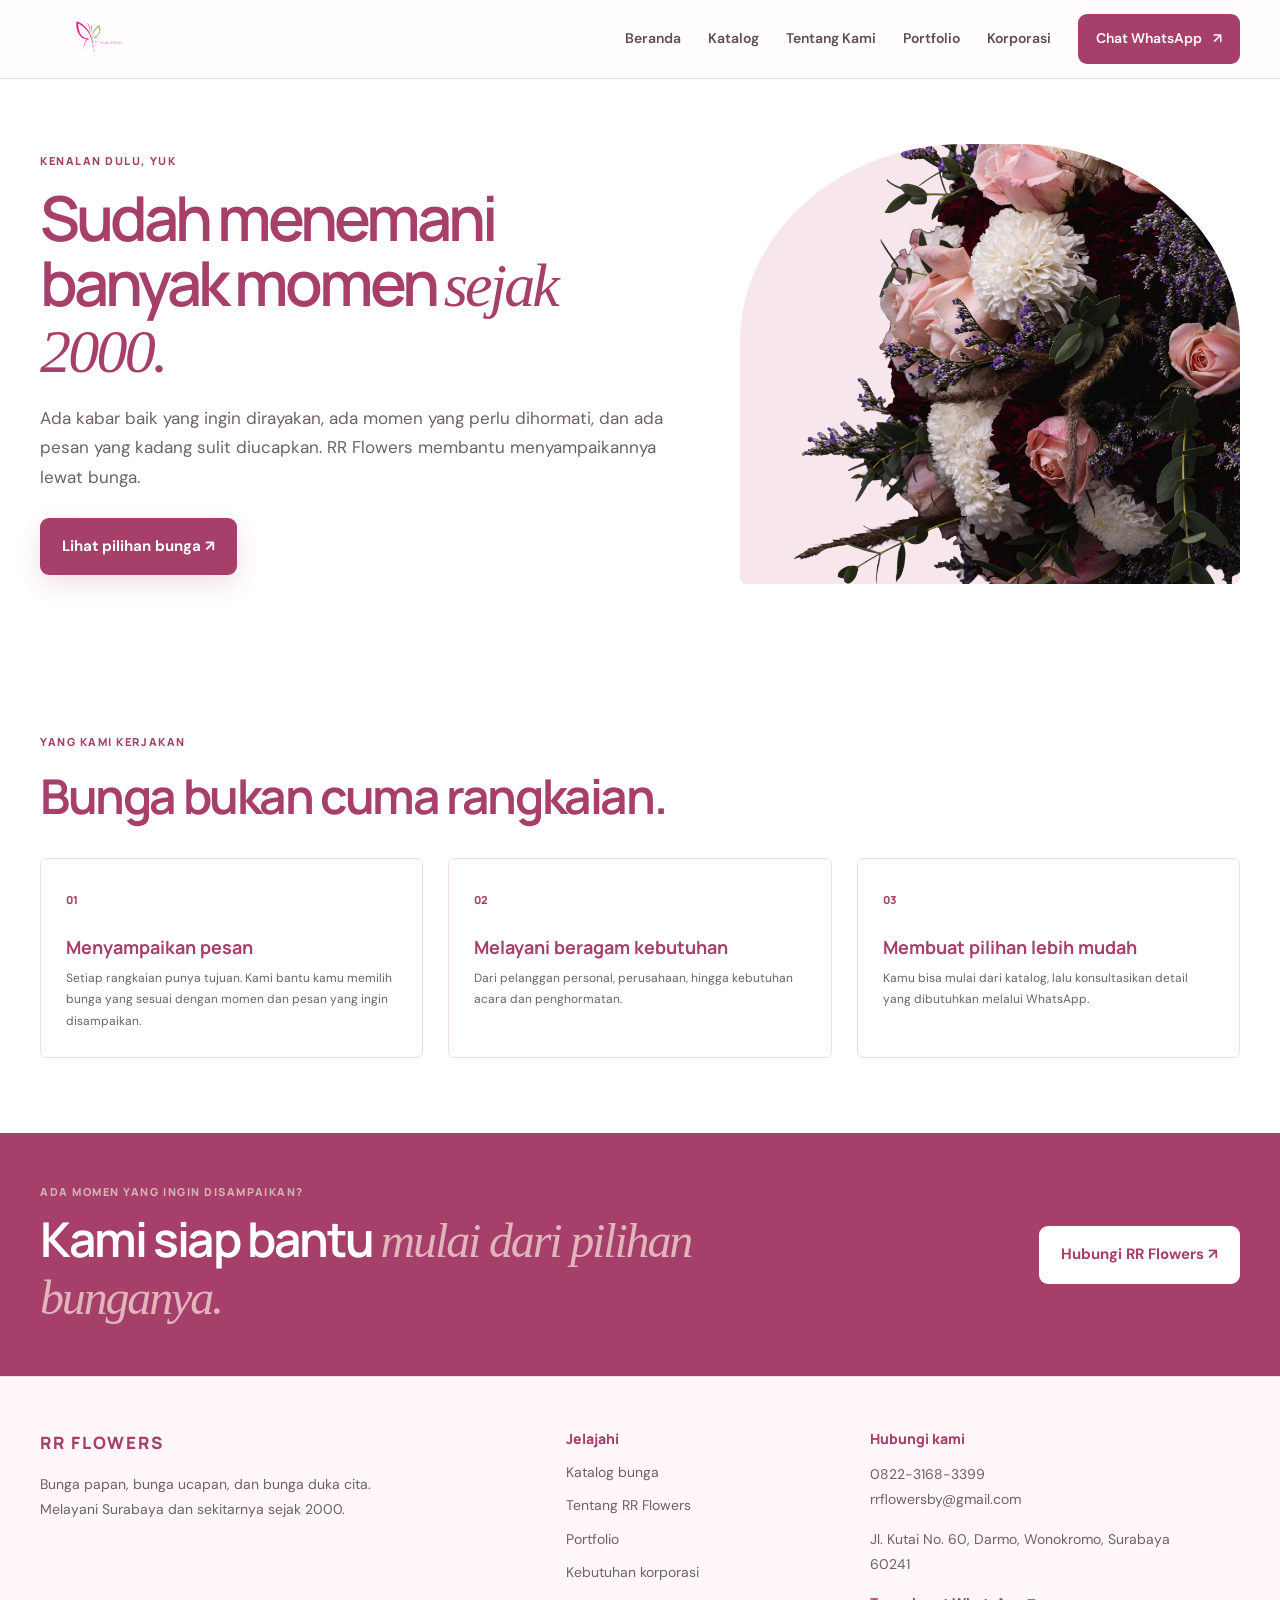
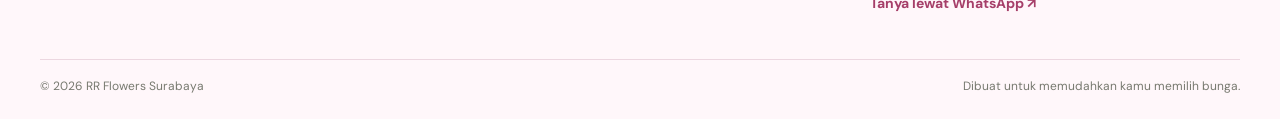
<file: tentang.html>
<!doctype html>
<html lang="id">
<head>
  <meta charset="utf-8"><meta name="viewport" content="width=device-width,initial-scale=1">
  <meta name="description" content="Kenali RR Flowers, spesialis bunga papan, bunga ucapan, dan bunga duka cita di Surabaya sejak 2000.">
  <meta name="theme-color" content="#A63F69">
  <title>Tentang Kami — RR Flowers Surabaya</title>
  <link rel="preconnect" href="https://fonts.googleapis.com"><link rel="preconnect" href="https://fonts.gstatic.com" crossorigin>
  <link href="https://fonts.googleapis.com/css2?family=DM+Sans:wght@400;500;600;700&family=Manrope:wght@400;500;600;700;800&display=swap" rel="stylesheet">
  <link rel="stylesheet" href="css/style.css?v=3">
</head>
<body>

<header class="site-header">
  <div class="container nav-wrap">
    <a class="brand" href="index.html" aria-label="RR Flowers, Beranda">
      <img src="assets/images/logorr.png" alt="RR Flowers" onerror="this.style.display='none';this.nextElementSibling.style.display='block'">
      <span class="brand-fallback">RR <i>FLOWERS</i></span>
    </a>
    <button class="menu-toggle" type="button" aria-expanded="false" aria-controls="site-nav" aria-label="Buka menu"><svg class="icon" viewBox="0 0 24 24" aria-hidden="true"><path d="M4 7h16M4 12h16M4 17h16"/></svg></button>
    <nav class="site-nav" id="site-nav">
      <a href="index.html">Beranda</a><a href="katalog.html">Katalog</a><a href="tentang.html">Tentang Kami</a><a href="portfolio.html">Portfolio</a><a href="partnership.html">Korporasi</a>
      <a class="nav-cta" data-wa href="#">Chat WhatsApp <span>↗</span></a>
    </nav>
  </div>
</header>

<main>
<section class="about-hero"><div class="container about-layout"><div><p class="eyebrow">KENALAN DULU, YUK</p><h1>Sudah menemani banyak momen <em>sejak 2000.</em></h1><p class="page-lead">Ada kabar baik yang ingin dirayakan, ada momen yang perlu dihormati, dan ada pesan yang kadang sulit diucapkan. RR Flowers membantu menyampaikannya lewat bunga.</p><a class="button button-dark" href="katalog.html">Lihat pilihan bunga ↗</a></div><div class="about-image"><img src="assets/images/hero-rr-flowers.webp" alt="Bunga RR Flowers"></div></div></section>
<section class="about-values"><div class="container"><p class="eyebrow">YANG KAMI KERJAKAN</p><h2>Bunga bukan cuma rangkaian.</h2><div class="value-grid"><article><span>01</span><h3>Menyampaikan pesan</h3><p>Setiap rangkaian punya tujuan. Kami bantu kamu memilih bunga yang sesuai dengan momen dan pesan yang ingin disampaikan.</p></article><article><span>02</span><h3>Melayani beragam kebutuhan</h3><p>Dari pelanggan personal, perusahaan, hingga kebutuhan acara dan penghormatan.</p></article><article><span>03</span><h3>Membuat pilihan lebih mudah</h3><p>Kamu bisa mulai dari katalog, lalu konsultasikan detail yang dibutuhkan melalui WhatsApp.</p></article></div></div></section>
<section class="help-strip"><div class="container help-inner"><div><p class="eyebrow">ADA MOMEN YANG INGIN DISAMPAIKAN?</p><h2>Kami siap bantu <em>mulai dari pilihan bunganya.</em></h2></div><a class="button button-light" data-wa href="#">Hubungi RR Flowers ↗</a></div></section>
</main>

<footer class="site-footer">
  <div class="container footer-grid">
    <div><a class="footer-brand" href="index.html">RR FLOWERS</a><p>Bunga papan, bunga ucapan, dan bunga duka cita. Melayani Surabaya dan sekitarnya sejak 2000.</p></div>
    <div><h3>Jelajahi</h3><a href="katalog.html">Katalog bunga</a><a href="tentang.html">Tentang RR Flowers</a><a href="portfolio.html">Portfolio</a><a href="partnership.html">Kebutuhan korporasi</a></div>
    <div><h3>Hubungi kami</h3><p>0822-3168-3399<br>rrflowersby@gmail.com</p><p>Jl. Kutai No. 60, Darmo, Wonokromo, Surabaya 60241</p><a class="footer-link" data-wa href="#">Tanya lewat WhatsApp ↗</a></div>
  </div>
  <div class="container footer-bottom"><span>© <span id="year"></span> RR Flowers Surabaya</span><span>Dibuat untuk memudahkan kamu memilih bunga.</span></div>
</footer>
<a class="mobile-wa" data-wa href="#"><span>↗</span> Tanya & pesan via WhatsApp</a>

<script src="js/app.js?v=3"></script>
</body></html>
</file>
<file: css/style.css>
:root{--green:#9F3F67;--green2:#873251;--cream:#FFFFFF;--paper:#FFFFFF;--ink:#292329;--muted:#746A70;--rose:#B94F78;--olive:#F8E6ED;--line:#EEDFE5;--serif:Georgia,"Times New Roman",serif;--sans:"DM Sans",Arial,sans-serif;--display:Manrope,"DM Sans",Arial,sans-serif}
*{box-sizing:border-box}html{scroll-behavior:smooth}body{margin:0;background:var(--paper);color:var(--ink);font:16px/1.65 var(--sans);-webkit-font-smoothing:antialiased}img{max-width:100%;display:block}a{color:inherit;text-decoration:none}button,input{font:inherit}button,a{-webkit-tap-highlight-color:transparent}.container{width:min(1180px,calc(100% - 40px));margin-inline:auto}
.site-header{position:sticky;top:0;z-index:30;background:rgba(255,253,249,.93);backdrop-filter:blur(16px);border-bottom:1px solid rgba(229,223,212,.8)}.nav-wrap{min-height:78px;display:flex;align-items:center;gap:28px}.brand{display:flex;align-items:center;min-width:132px}.brand img{width:118px;height:48px;object-fit:contain}.brand-fallback{display:none;color:var(--green);font:800 19px/1 var(--display);letter-spacing:.05em}.brand-fallback i{font-style:normal;font-weight:500;letter-spacing:.12em;font-size:12px}.site-nav{display:flex;align-items:center;gap:25px;margin-left:auto;font-size:13px;font-weight:600;color:#55594f}.site-nav>a:not(.nav-cta):hover,.text-link:hover,.arrow-link:hover{color:var(--rose)}.nav-cta{background:var(--green);color:white;padding:11px 16px;border-radius:6px;white-space:nowrap}.nav-cta span{margin-left:8px}.menu-toggle{display:none;background:transparent;border:1px solid var(--line);border-radius:6px;padding:7px 11px;color:var(--green);font-size:21px}
.hero{padding:50px 0 76px;background:var(--cream);overflow:hidden}.hero-layout{display:grid;grid-template-columns:.95fr 1.05fr;gap:54px;align-items:center}.hero-copy{padding:26px 0 18px}.eyebrow{font:800 10px/1.5 var(--display);letter-spacing:.17em;color:var(--rose);margin:0 0 17px;text-transform:uppercase}.eyebrow-dot{display:inline-block;width:7px;height:7px;background:var(--rose);border-radius:50%;margin:0 8px 1px 0}.hero h1,.page-hero h1,.about-hero h1,.corporate-hero h1{font:600 clamp(43px,5.2vw,68px)/1.04 var(--display);letter-spacing:-.065em;color:var(--green);margin:0;max-width:630px}.hero h1 em,.section-heading h2 em,.help-inner h2 em,.page-hero h1 em,.about-hero h1 em,.corporate-hero h1 em{font-family:var(--serif);font-weight:400;letter-spacing:-.045em;color:var(--rose)}.hero-desc{max-width:480px;color:var(--muted);margin:22px 0 0;font-size:15px;line-height:1.8}.hero-actions{display:flex;align-items:center;gap:22px;flex-wrap:wrap;margin-top:27px}.button{display:inline-flex;align-items:center;justify-content:center;gap:20px;border-radius:6px;padding:14px 19px;font-size:13px;font-weight:700;transition:transform .2s,background .2s}.button:hover{transform:translateY(-2px)}.button-dark{background:var(--green);color:white}.button-dark:hover{background:var(--green2)}.button-light{background:#fff;color:var(--green)}.button span{font-size:16px}.text-link{font-size:12px;color:var(--muted);line-height:1.5}.text-link span{display:block;color:var(--green);font-weight:700}.hero-proof{display:flex;align-items:center;gap:13px;margin-top:36px;padding-top:20px;border-top:1px solid #F0DCE4;max-width:440px}.proof-mark{width:36px;height:36px;border:1px solid #E9C8D5;border-radius:50%;display:grid;place-items:center;color:var(--green);font-size:19px}.hero-proof b,.hero-proof small{display:block}.hero-proof b{font-size:11px;color:var(--green)}.hero-proof small{font-size:11px;color:var(--muted);margin-top:2px}.hero-visual{position:relative;min-width:0;padding:0 20px 25px 0}.hero-photo{height:530px;overflow:hidden;background:#F7E4EC;border-radius:46% 46% 8px 8px}.hero-photo img{width:100%;height:100%;object-fit:cover}.photo-note{position:absolute;left:-25px;bottom:0;background:#FFFFFF;box-shadow:0 12px 35px #A53F6912;padding:17px 20px;display:flex;align-items:center;gap:12px;max-width:285px;border-radius:7px}.note-flower{display:grid;place-items:center;width:38px;height:38px;background:#F9E3EB;color:var(--rose);border-radius:50%;font-size:24px}.photo-note b,.photo-note small{display:block}.photo-note b{font:700 12px var(--display);color:var(--green)}.photo-note small{font-size:10px;color:var(--muted);margin-top:3px}.hero-stamp{position:absolute;right:-2px;top:25px;background:var(--green);color:#fff;padding:15px 17px;font:700 9px/1.6 var(--display);letter-spacing:.18em;transform:rotate(5deg)}
section{scroll-margin-top:85px}.occasion-section,.featured-section,.trust-section{padding:86px 0}.section-heading{display:flex;justify-content:space-between;align-items:end;gap:30px;margin-bottom:30px}.section-heading .eyebrow{margin-bottom:10px}.section-heading h2,.help-inner h2,.about-values h2,.corporate-next h2,.client-intro h2{font:650 clamp(30px,3.6vw,45px)/1.13 var(--display);letter-spacing:-.05em;color:var(--green);margin:0}.section-intro{color:var(--muted);font-size:13px;margin:12px 0 0;max-width:460px}.arrow-link{font-size:12px;font-weight:700;color:var(--green);white-space:nowrap;padding-bottom:7px}.occasion-grid{display:grid;grid-template-columns:repeat(4,1fr);gap:13px}.occasion-card{min-height:260px;border-radius:7px;padding:20px;display:flex;flex-direction:column;align-items:flex-start;transition:transform .2s;overflow:hidden}.occasion-card:hover{transform:translateY(-4px)}.occasion-dark{background:var(--green);color:white}.occasion-rose{background:#F9E9EF;color:#71364D}.occasion-cream{background:#FFF8FA;color:var(--green)}.occasion-olive{background:#F7E4EC;color:var(--green)}.occasion-number{font:800 9px var(--display);letter-spacing:.13em;opacity:.8}.occasion-icon{font-size:34px;line-height:1;margin:27px 0 17px}.occasion-card h3{font:650 21px/1.16 var(--display);letter-spacing:-.04em;margin:0 0 9px}.occasion-card p{font-size:12px;line-height:1.7;opacity:.82;margin:0 0 22px}.card-arrow{font-size:10px;font-weight:700;margin-top:auto}.featured-section{background:#fff;padding-top:80px}.product-grid{display:grid;grid-template-columns:repeat(4,minmax(0,1fr));gap:20px}.product-card{min-width:0}.product-image{position:relative;aspect-ratio:4/4.6;background:var(--cream);overflow:hidden;border-radius:6px}.product-image img{width:100%;height:100%;object-fit:cover;transition:transform .4s}.product-card:hover .product-image img{transform:scale(1.04)}.product-badge{position:absolute;left:10px;top:10px;background:#fffdf0ed;padding:6px 9px;font:700 9px var(--display);color:var(--green);border-radius:3px}.product-info{padding:14px 1px 4px}.product-info h3{font:700 14px/1.4 var(--display);margin:0;color:var(--green)}.product-occasion{font-size:11px;color:var(--muted);margin:5px 0 8px;min-height:18px}.product-price{font:800 13px var(--display);color:var(--ink)}.product-bottom{display:flex;align-items:center;justify-content:space-between;gap:8px;margin-top:13px}.product-link{font-size:11px;font-weight:700;color:var(--green);border-bottom:1px solid #E9C8D5;padding-bottom:3px}.loading-note{grid-column:1/-1;color:var(--muted);font-size:13px;padding:30px 0}.help-strip{background:var(--green);color:white;padding:51px 0}.help-inner{display:flex;justify-content:space-between;align-items:center;gap:30px}.help-inner .eyebrow{color:#d4b4b7;margin-bottom:10px}.help-inner h2{color:white;max-width:690px}.help-inner h2 em{color:#e0b5bc}.help-inner p:not(.eyebrow){color:#F1D9E2;font-size:13px;margin:12px 0 0}.help-inner .button{flex-shrink:0}.trust-section{padding:52px 0;background:#FFFFFF}.trust-inner{display:grid;grid-template-columns:repeat(3,1fr);gap:38px}.trust-inner>div{padding-right:25px;border-right:1px solid #F0DCE4}.trust-inner>div:last-child{border:0}.trust-icon{font-size:23px;color:var(--rose)}.trust-inner h3{font:700 14px var(--display);color:var(--green);margin:11px 0 7px}.trust-inner p{font-size:12px;color:var(--muted);margin:0;max-width:290px}
.site-footer{background:#f0eee7;padding:52px 0 22px}.footer-grid{display:grid;grid-template-columns:1.3fr .7fr 1fr;gap:55px}.footer-brand{font:800 17px var(--display);letter-spacing:.12em;color:var(--green)}.footer-grid p{font-size:12px;color:var(--muted);line-height:1.8;max-width:340px}.footer-grid h3{font:800 11px var(--display);color:var(--green);margin:0 0 12px}.footer-grid>div>a:not(.footer-brand){display:block;font-size:12px;color:var(--muted);margin:8px 0}.footer-link{font-weight:700;color:var(--green)!important}.footer-bottom{display:flex;justify-content:space-between;gap:20px;border-top:1px solid #EBD6DF;padding-top:16px;margin-top:35px;color:#77796f;font-size:10px}.mobile-wa{display:none}
.page-hero{background:var(--cream);padding:70px 0 30px}.page-hero h1{max-width:780px;font-size:clamp(38px,5vw,60px)}.page-lead{max-width:650px;color:var(--muted);font-size:14px;line-height:1.8;margin:20px 0 0}.catalog-search{display:flex;align-items:center;gap:12px;background:#fff;border:1px solid var(--line);border-radius:6px;padding:0 17px;max-width:650px;margin-top:29px}.catalog-search span{font-size:25px;color:var(--green)}.catalog-search input{width:100%;border:0;outline:0;padding:16px 0;background:transparent;color:var(--ink);font-size:13px}.filter-chips{display:flex;gap:8px;flex-wrap:wrap;margin-top:16px}.chip{background:transparent;border:1px solid #d7d2c8;color:#62665e;border-radius:30px;padding:8px 13px;font-size:11px;cursor:pointer}.chip.active,.chip:hover{background:var(--green);border-color:var(--green);color:#fff}.catalog-meta{display:flex;justify-content:space-between;align-items:center;margin-top:23px;font-size:11px;color:var(--muted)}.clear-button{border:0;background:none;text-decoration:underline;color:var(--green);cursor:pointer;font-size:11px}.catalog-section{padding:35px 0 90px}.catalog-grid{grid-template-columns:repeat(4,minmax(0,1fr));row-gap:32px}.empty-state{text-align:center;padding:55px 15px}.empty-state>span{font-size:38px;color:var(--rose)}.empty-state h2{color:var(--green);font:700 27px var(--display)}.empty-state p{font-size:13px;color:var(--muted);margin-bottom:24px}
.product-detail-section{padding:32px 0 90px;background:#fff}.back-link{display:inline-block;color:var(--muted);font-size:12px;margin-bottom:25px}.detail-layout{display:grid;grid-template-columns:1.05fr .95fr;gap:65px;align-items:start}.detail-image{background:var(--cream);border-radius:7px;overflow:hidden;aspect-ratio:4/4.4}.detail-image img{width:100%;height:100%;object-fit:cover}.detail-copy{padding:18px 0}.detail-copy .eyebrow{margin-bottom:13px}.detail-copy h1{font:650 clamp(30px,4vw,44px)/1.12 var(--display);letter-spacing:-.05em;color:var(--green);margin:0 0 14px}.detail-price{font:800 21px var(--display);margin:0 0 15px}.detail-description{color:var(--muted);font-size:13px;line-height:1.85}.detail-meta{border-top:1px solid var(--line);border-bottom:1px solid var(--line);padding:16px 0;margin:22px 0;display:grid;grid-template-columns:1fr 1fr;gap:15px}.detail-meta span{display:block;color:var(--muted);font-size:10px;margin-bottom:3px}.detail-meta b{font-size:12px;color:var(--green)}.detail-actions{display:flex;gap:10px;align-items:center;flex-wrap:wrap}.detail-hint{font-size:11px;color:var(--muted);margin-top:13px}.related-section{padding:60px 0;background:var(--cream)}
.about-hero{background:var(--cream);padding:65px 0 75px}.about-layout{display:grid;grid-template-columns:1fr .8fr;gap:75px;align-items:center}.about-hero h1{font-size:clamp(40px,5vw,62px)}.about-image{height:440px;border-radius:45% 45% 6px 6px;overflow:hidden;background:#F8E6ED}.about-image img{width:100%;height:100%;object-fit:cover}.about-hero .button{margin-top:25px}.about-values,.corporate-next{padding:75px 0}.about-values h2,.corporate-next h2{margin-bottom:35px}.value-grid{display:grid;grid-template-columns:repeat(3,1fr);gap:25px;margin-top:30px}.value-grid article{padding:25px;border:1px solid var(--line);border-radius:6px}.value-grid article>span{font:800 11px var(--display);color:var(--rose)}.value-grid h3{font:700 18px var(--display);color:var(--green);margin:22px 0 9px}.value-grid p{font-size:12px;color:var(--muted);line-height:1.8;margin:0}
.client-section{padding:55px 0 90px}.client-intro{max-width:660px;margin-bottom:28px}.client-intro h2{margin-bottom:13px}.client-intro p,.small-note{font-size:12px;color:var(--muted)}.client-list{display:grid;grid-template-columns:repeat(3,1fr);border-top:1px solid var(--line);border-left:1px solid var(--line);margin-bottom:22px}.client-list span{padding:19px;border-right:1px solid var(--line);border-bottom:1px solid var(--line);font:700 12px var(--display);color:var(--green)}.small-note{margin:22px 0 25px}
.corporate-hero{background:var(--green);color:#fff;padding:70px 0}.corporate-layout{display:grid;grid-template-columns:1fr .7fr;gap:80px;align-items:center}.corporate-hero .eyebrow{color:#e0b5bc}.corporate-hero h1{color:#fff}.corporate-hero h1 em{color:#e0b5bc}.corporate-hero .page-lead{color:#F1D9E2}.corporate-hero .button{margin-top:27px}.corporate-card{background:#FFFFFF;color:var(--green);padding:34px;border-radius:6px}.corporate-mark{font-size:34px;color:var(--rose)}.corporate-card>p{font:800 10px var(--display);letter-spacing:.18em;margin:13px 0}.corporate-card h2{font:650 26px/1.2 var(--display);letter-spacing:-.04em;margin:0 0 20px}.corporate-card ul{padding-left:17px;color:var(--muted);font-size:12px;line-height:2}.corporate-next .button{margin-top:28px}
@media(max-width:950px){.nav-wrap{min-height:70px}.site-nav{gap:15px}.site-nav>a:not(.nav-cta){font-size:12px}.hero-layout{gap:28px}.hero-photo{height:460px}.occasion-grid{grid-template-columns:repeat(2,1fr)}.occasion-card{min-height:225px}.product-grid,.catalog-grid{grid-template-columns:repeat(3,minmax(0,1fr))}.about-layout{gap:40px}.corporate-layout{gap:35px}}
@media(max-width:720px){.container{width:calc(100% - 34px)}.nav-wrap{min-height:64px;gap:12px}.brand{min-width:0}.brand img{width:105px;height:42px}.menu-toggle{display:block;margin-left:auto}.site-nav{display:none;position:absolute;left:0;right:0;top:64px;padding:14px 17px 19px;background:#FFFFFF;border-bottom:1px solid var(--line);box-shadow:0 15px 25px #9F3F6712;flex-direction:column;align-items:stretch;gap:0}.site-nav.open{display:flex}.site-nav>a:not(.nav-cta){padding:12px 4px;font-size:14px;border-bottom:1px solid #f0ece4}.site-nav .nav-cta{margin-top:12px;text-align:center}.hero{padding:31px 0 47px}.hero-layout{grid-template-columns:1fr;gap:27px}.hero-copy{padding:0}.eyebrow{font-size:9px;letter-spacing:.14em;margin-bottom:13px}.hero h1{font-size:clamp(39px,11vw,54px);max-width:550px}.hero-desc{font-size:13px;margin-top:16px}.hero-actions{gap:17px;margin-top:21px}.button{padding:13px 15px;font-size:12px}.text-link{font-size:11px}.hero-proof{margin-top:24px;padding-top:16px}.hero-photo{height:370px;border-radius:46% 46% 6px 6px}.hero-visual{padding:0 11px 23px 0;margin:0 8px}.photo-note{left:-8px;max-width:260px;padding:12px 14px}.hero-stamp{right:-5px;top:14px;padding:12px;font-size:8px}.occasion-section,.featured-section,.trust-section{padding:54px 0}.section-heading{display:block;margin-bottom:22px}.section-heading h2,.help-inner h2{font-size:31px}.arrow-link{display:inline-block;margin-top:17px}.occasion-grid{grid-template-columns:repeat(2,minmax(0,1fr));gap:9px}.occasion-card{padding:15px;min-height:225px}.occasion-number{font-size:8px}.occasion-icon{font-size:27px;margin:23px 0 14px}.occasion-card h3{font-size:17px}.occasion-card p{font-size:11px;line-height:1.55;margin-bottom:17px}.card-arrow{font-size:9px}.product-grid,.catalog-grid{grid-template-columns:repeat(2,minmax(0,1fr));gap:24px 12px}.product-image{aspect-ratio:4/4.8}.product-info{padding-top:10px}.product-info h3{font-size:12px}.product-occasion{font-size:10px;min-height:0}.product-price{font-size:12px}.product-bottom{margin-top:10px}.product-link{font-size:10px}.product-badge{left:7px;top:7px;padding:5px 7px;font-size:8px}.help-strip{padding:38px 0}.help-inner{display:block}.help-inner h2{max-width:470px}.help-inner p:not(.eyebrow){font-size:12px}.help-inner .button{margin-top:22px}.trust-inner{grid-template-columns:1fr;gap:25px}.trust-inner>div{border-right:0;border-bottom:1px solid #F0DCE4;padding:0 0 22px}.trust-inner>div:last-child{border:0;padding-bottom:0}.trust-inner p{max-width:420px}.site-footer{padding:38px 0 95px}.footer-grid{grid-template-columns:1fr;gap:25px}.footer-grid p{margin:9px 0}.footer-bottom{display:block;line-height:2.1;margin-top:24px}.footer-bottom span{display:block}.mobile-wa{display:flex;position:fixed;z-index:25;bottom:10px;left:12px;right:12px;justify-content:center;align-items:center;gap:10px;background:var(--green);color:#fff;padding:14px 16px;border-radius:7px;box-shadow:0 8px 25px #A53F6930;font-size:12px;font-weight:700}.mobile-wa span{font-size:17px}.page-hero{padding:46px 0 25px}.page-hero h1{font-size:39px}.page-lead{font-size:12px;margin-top:14px}.catalog-search{margin-top:21px}.catalog-search input{font-size:12px;padding:14px 0}.filter-chips{flex-wrap:nowrap;overflow-x:auto;padding-bottom:5px;margin-right:-17px;padding-right:17px}.chip{white-space:nowrap;flex-shrink:0}.catalog-meta{margin-top:15px}.catalog-section{padding:20px 0 65px}.detail-layout{grid-template-columns:1fr;gap:24px}.product-detail-section{padding-top:20px;padding-bottom:60px}.back-link{margin-bottom:17px}.detail-image{aspect-ratio:4/3.8}.detail-copy{padding:0}.detail-copy h1{font-size:33px}.detail-price{font-size:19px}.detail-meta{margin:17px 0}.about-hero{padding:44px 0 48px}.about-layout{grid-template-columns:1fr;gap:30px}.about-hero h1{font-size:42px}.about-image{height:340px;max-width:500px;width:100%;margin:auto}.about-values,.corporate-next{padding:50px 0}.about-values h2,.corporate-next h2{font-size:31px;margin-bottom:22px}.value-grid{grid-template-columns:1fr;gap:10px;margin-top:22px}.value-grid article{padding:19px}.value-grid h3{margin:14px 0 7px;font-size:16px}.client-section{padding:35px 0 65px}.client-list{grid-template-columns:repeat(2,1fr)}.client-list span{padding:13px;font-size:11px}.corporate-hero{padding:48px 0}.corporate-layout{grid-template-columns:1fr;gap:30px}.corporate-hero h1{font-size:42px}.corporate-card{padding:25px}.footer-grid{gap:22px}}
@media(prefers-reduced-motion:reduce){html{scroll-behavior:auto}*,*::before,*::after{transition:none!important}}

/* RR Flowers custom line icons */
.icon{width:22px;height:22px;display:inline-block;flex:0 0 auto;vertical-align:middle;color:var(--rose)}
.icon{fill:none;stroke:currentColor;stroke-width:1.7;stroke-linecap:round;stroke-linejoin:round}
.icon-bubble{width:44px;height:44px;border-radius:50%;background:#FBEAF0;color:#A63F69;display:grid;place-items:center}
.icon-bubble .icon{width:23px;height:23px}
.service-points{display:grid;grid-template-columns:repeat(3,1fr);gap:14px;margin-top:24px}
.service-point{display:flex;gap:12px;align-items:flex-start;padding:18px;background:#FFF7FA;border:1px solid #F0DCE4;border-radius:8px}
.service-point b{display:block;font:700 12px var(--display);color:#873251;margin:1px 0 4px}
.service-point small{display:block;font-size:11px;color:#746A70;line-height:1.55}
.client-logos{display:flex;align-items:center;justify-content:center;gap:32px;flex-wrap:wrap;margin:30px 0 35px;padding:24px 0;border-top:1px solid #F0DCE4;border-bottom:1px solid #F0DCE4}
.client-logos img{max-width:125px;max-height:46px;object-fit:contain;filter:grayscale(1);opacity:.78}
.client-logos img:hover{filter:none;opacity:1}
.occasion-icon .icon{width:34px;height:34px}
@media(max-width:720px){.service-points{grid-template-columns:1fr;gap:9px}.service-point{padding:14px}.client-logos{gap:18px}.client-logos img{max-width:95px;max-height:38px}}


/* === RR FLOWERS V2 REVISION: clearer type, full-bleed hero, complete square catalog photos === */
:root{--green:#A63F69;--green2:#873251;--rose:#B94F78;--paper:#fff;--cream:#fff;--ink:#30242b;--muted:#75666e;--line:#edd9e2;--olive:#faedf2}
body{font-size:17px;line-height:1.7;color:#30242b}
.container{width:min(1200px,calc(100% - 48px))}
.site-header{background:rgba(255,253,254,.96);border-bottom-color:#f1e2e8}
.site-nav{font-size:14px;color:#5f4c55;gap:27px}
.nav-cta{background:#A63F69;border-radius:9px;padding:13px 18px}
.menu-toggle{border-radius:10px}
.eyebrow{font-size:11px;letter-spacing:.14em}
.hero-fullbleed{position:relative;isolation:isolate;min-height:620px;display:flex;align-items:center;padding:76px 0 88px;background:#fff8fb;overflow:hidden}
.hero-background,.hero-gradient,.hero-bottom-fade{position:absolute;inset:0;pointer-events:none}
.hero-background{z-index:-3}
.hero-background img{width:70%;height:100%;margin-left:auto;object-fit:contain;object-position:right center;filter:saturate(.98)}
.hero-gradient{z-index:-2;background:linear-gradient(90deg,rgba(255,255,255,.98) 0%,rgba(255,251,253,.95) 28%,rgba(255,247,251,.76) 47%,rgba(255,247,251,.22) 72%,rgba(255,247,251,.08) 100%)}
.hero-bottom-fade{z-index:-1;inset:auto 0 0;height:130px;background:linear-gradient(0deg,rgba(255,255,255,.92),rgba(255,255,255,0))}
.hero-content{position:relative;z-index:1}
.hero-copy{max-width:650px;padding:0}
.hero h1{font-size:clamp(48px,5.4vw,74px);line-height:1.06;letter-spacing:-.055em;max-width:640px;color:#873251}
.hero h1 em{color:#B94F78}
.hero-desc{font-size:17px;line-height:1.75;max-width:510px;color:#5f5058;margin-top:23px}
.hero-actions{gap:22px;margin-top:30px}
.button{font-size:15px;padding:16px 22px;border-radius:9px}
.button-dark{background:#A63F69;box-shadow:0 9px 24px rgba(166,63,105,.16)}
.text-link{font-size:14px;color:#6b5962}
.text-link span{font-size:14px}
.hero-proof{max-width:470px;margin-top:34px;padding-top:22px;border-top-color:rgba(166,63,105,.2)}
.proof-mark{width:44px;height:44px;border-color:#e8c3d2;background:rgba(255,255,255,.8)}
.hero-proof b{font-size:14px;line-height:1.4;color:#873251}
.hero-proof small{font-size:13px;line-height:1.5}
.hero-visual,.photo-note,.hero-stamp{display:none!important}
.section-heading h2,.help-inner h2,.about-values h2,.corporate-next h2,.client-intro h2{line-height:1.16}
.section-intro{font-size:15px;line-height:1.7}
.occasion-section,.featured-section,.trust-section{padding:76px 0}
.occasion-grid{gap:16px}
.occasion-card{border-radius:13px;padding:24px;min-height:270px}
.occasion-card h3{font-size:23px;line-height:1.22}
.occasion-card p{font-size:14px;line-height:1.7}
.card-arrow{font-size:13px}
.product-grid,.catalog-grid{gap:28px 20px}
.product-card{min-width:0;background:#fff;border:1px solid #f1e2e8;border-radius:13px;padding:10px 10px 14px;overflow:hidden;box-shadow:0 8px 25px rgba(92,42,63,.035);transition:transform .2s,box-shadow .2s}
.product-card:hover{transform:translateY(-3px);box-shadow:0 14px 30px rgba(92,42,63,.08)}
.product-image{display:grid;place-items:center;aspect-ratio:1/1!important;background:#fbf6f8;border-radius:9px;overflow:hidden}
.product-image img{width:100%;height:100%;object-fit:contain!important;object-position:center;transition:transform .35s;background:#fbf6f8}
.product-card:hover .product-image img{transform:scale(1.025)}
.product-badge{left:12px;top:12px;display:inline-flex;align-items:center;gap:6px;background:#fff0f5;color:#91385d;border:1px solid #f0cbd9;border-radius:999px;padding:7px 11px;font-size:11px;font-weight:800;box-shadow:0 4px 12px rgba(135,50,81,.07)}
.badge-icon{width:15px;height:15px;fill:#cf6c94;stroke:#cf6c94;stroke-width:1.2;stroke-linejoin:round;flex:0 0 auto}
.product-info{padding:15px 5px 0}
.product-info h3{font-size:16px;line-height:1.5;letter-spacing:-.015em;color:#873251;min-height:48px;overflow-wrap:anywhere;display:-webkit-box;-webkit-line-clamp:2;-webkit-box-orient:vertical;overflow:hidden}
.product-occasion{font-size:13px;line-height:1.5;color:#786a72;margin:6px 0 9px;min-height:20px}
.product-price{font-size:16px;line-height:1.5;color:#30242b}
.product-bottom{margin-top:14px}
.product-link{font-size:13px;padding-bottom:3px}
.page-hero{padding:66px 0 34px;background:linear-gradient(180deg,#fff8fb,#fff)}
.page-hero h1{font-size:clamp(42px,4.8vw,62px);line-height:1.1}
.page-lead{font-size:16px;line-height:1.75;margin-top:18px}
.catalog-search{border-radius:11px;padding-inline:18px;max-width:720px;margin-top:27px;box-shadow:0 6px 18px rgba(92,42,63,.04)}
.catalog-search input{font-size:15px;padding:17px 0}
.filter-chips{gap:10px;margin-top:18px}
.chip{font-size:13px;padding:10px 16px;border-radius:999px;border-color:#e7ccd7;color:#6b5962}
.chip.active,.chip:hover{background:#A63F69;border-color:#A63F69}
.catalog-meta{font-size:13px;margin-top:24px}
.clear-button{font-size:13px}
.catalog-section{padding:32px 0 90px}
.trust-section{background:linear-gradient(180deg,#fff,#fff8fb)}
.service-points{grid-template-columns:repeat(4,minmax(0,1fr));gap:16px;margin-top:30px}
.service-point{min-width:0;min-height:156px;display:flex;flex-direction:column;gap:14px;padding:22px 20px;background:#fff;border:1px solid #f0dce5;border-radius:15px;box-shadow:0 10px 25px rgba(92,42,63,.045)}
.icon-bubble{width:54px;height:54px;border-radius:17px;background:linear-gradient(145deg,#fff0f5,#f9dce8);color:#A63F69;box-shadow:inset 0 0 0 1px rgba(166,63,105,.07)}
.icon-bubble .icon{width:27px;height:27px}
.service-point b{font-size:16px;line-height:1.35;color:#873251;margin:0 0 6px}
.service-point small{font-size:14px;line-height:1.65;color:#76666e}
.site-footer{background:#fff7fa;border-top:1px solid #f2e0e8}
.footer-grid{gap:45px}
.footer-grid p,.footer-grid>div>a:not(.footer-brand){font-size:14px;line-height:1.8}
.footer-grid h3{font-size:13px}
.footer-bottom{font-size:12px;border-top-color:#ecd7e0}
.detail-image{background:#fbf6f8;aspect-ratio:1/1}
.detail-image img{object-fit:contain;background:#fbf6f8}
.detail-copy h1{line-height:1.18}
.detail-description,.detail-meta b{font-size:15px;line-height:1.75}
.detail-meta span,.detail-hint{font-size:13px}
@media(max-width:1000px){.service-points{grid-template-columns:repeat(2,minmax(0,1fr))}.product-grid,.catalog-grid{grid-template-columns:repeat(3,minmax(0,1fr))}.hero-fullbleed{min-height:590px}.hero h1{font-size:clamp(44px,6vw,65px)}}
@media(max-width:720px){
 .container{width:calc(100% - 32px)}.nav-wrap{min-height:66px}.brand img{width:112px;height:44px}.site-nav{top:66px}.site-nav>a:not(.nav-cta){font-size:15px;padding:14px 5px}.menu-toggle{padding:9px 12px;font-size:21px}
 .hero-fullbleed{min-height:700px;padding:44px 0 50px;align-items:flex-start}
 .hero-background img{width:100%;height:58%;margin:0;object-fit:contain;object-position:center bottom}
 .hero-gradient{background:linear-gradient(180deg,rgba(255,255,255,.97) 0%,rgba(255,250,252,.94) 38%,rgba(255,248,251,.72) 61%,rgba(255,248,251,.12) 100%)}
 .hero-bottom-fade{height:90px;background:linear-gradient(0deg,rgba(255,255,255,.98),rgba(255,255,255,0))}
 .hero h1{font-size:clamp(39px,10.5vw,52px);line-height:1.08;max-width:540px;letter-spacing:-.05em}
 .eyebrow{font-size:10px;letter-spacing:.12em;margin-bottom:14px}
 .hero-desc{font-size:16px;line-height:1.7;margin-top:17px;max-width:500px}
 .hero-actions{align-items:flex-start;gap:15px;margin-top:24px}.button{font-size:14px;padding:15px 17px;gap:12px}.text-link{font-size:13px;max-width:165px}.text-link span{font-size:14px}.hero-proof{margin-top:24px;padding-top:16px;gap:12px}.proof-mark{width:40px;height:40px;flex:0 0 auto}.hero-proof b{font-size:13px}.hero-proof small{font-size:12px}
 .occasion-section,.featured-section,.trust-section{padding:56px 0}.section-heading{display:block;margin-bottom:24px}.section-heading h2,.help-inner h2{font-size:clamp(29px,7.8vw,35px)}.section-intro{font-size:14px}.arrow-link{font-size:13px;margin-top:15px}
 .occasion-grid{grid-template-columns:repeat(2,minmax(0,1fr));gap:10px}.occasion-card{padding:16px;min-height:235px;border-radius:12px}.occasion-number{font-size:9px}.occasion-icon{font-size:29px;margin:21px 0 15px}.occasion-card h3{font-size:18px;line-height:1.25}.occasion-card p{font-size:13px;line-height:1.6;margin-bottom:18px}.card-arrow{font-size:11px}
 .product-grid,.catalog-grid{grid-template-columns:repeat(2,minmax(0,1fr));gap:18px 12px}.product-card{padding:7px 7px 12px;border-radius:11px}.product-image{aspect-ratio:1/1!important;border-radius:8px}.product-image img{object-fit:contain!important}.product-badge{left:7px;top:7px;padding:6px 8px;font-size:10px;gap:4px}.badge-icon{width:13px;height:13px}.product-info{padding:12px 3px 0}.product-info h3{font-size:14px;line-height:1.45;min-height:41px}.product-occasion{font-size:12px;line-height:1.45;min-height:0;margin:6px 0 9px}.product-price{font-size:14px}.product-bottom{margin-top:12px}.product-link{font-size:12px}
 .page-hero{padding:45px 0 25px}.page-hero h1{font-size:clamp(37px,9.5vw,46px);line-height:1.1}.page-lead{font-size:15px;line-height:1.7;margin-top:14px}.catalog-search{margin-top:22px;border-radius:10px}.catalog-search input{font-size:14px;padding:15px 0}.filter-chips{flex-wrap:nowrap;overflow-x:auto;padding:0 16px 8px 0;margin-right:-16px}.chip{font-size:12px;padding:10px 14px}.catalog-meta{font-size:12px;margin-top:16px}.clear-button{font-size:12px}.catalog-section{padding:20px 0 70px}
 .service-points{grid-template-columns:repeat(2,minmax(0,1fr));gap:10px;margin-top:22px}.service-point{padding:15px 13px;min-height:0;gap:12px;border-radius:12px}.icon-bubble{width:46px;height:46px;border-radius:14px}.icon-bubble .icon{width:23px;height:23px}.service-point b{font-size:14px;line-height:1.4}.service-point small{font-size:12px;line-height:1.6}
 .help-strip{padding:40px 0}.help-inner{display:block}.help-inner h2{max-width:470px}.help-inner p:not(.eyebrow){font-size:14px;line-height:1.7}.help-inner .button{margin-top:22px}.site-footer{padding:38px 0 92px}.footer-grid{grid-template-columns:1fr;gap:22px}.footer-grid p{font-size:13px}.footer-grid h3{font-size:13px}.footer-grid>div>a:not(.footer-brand){font-size:13px}.footer-bottom{display:block;font-size:11px;line-height:2.1;margin-top:24px}.footer-bottom span{display:block}
 .detail-layout{grid-template-columns:1fr;gap:22px}.detail-image{aspect-ratio:1/1}.detail-copy h1{font-size:32px}.detail-description{font-size:14px}.detail-meta b{font-size:14px}.detail-meta span,.detail-hint{font-size:12px}.mobile-wa{font-size:14px;padding:15px;border-radius:12px}
}
@media(max-width:380px){.product-info h3{font-size:13px}.product-price{font-size:13px}.product-badge{font-size:9px}.service-point{padding:13px 10px}.service-point small{font-size:11px}}

/* V3 precision pass: larger typography, clearer cards, full bouquet hero, and benefits directly under the headline */
:root{--ink:#30242b;--muted:#6f6068;--rose:#A63F69;--green:#A63F69;--green2:#873251;--line:#f0dce5}
body{font-size:17px;line-height:1.7}
.hero-fullbleed{position:relative;isolation:isolate;display:block;min-height:0;padding:64px 0 44px;background:linear-gradient(135deg,#fffafd 0%,#fff3f8 55%,#fbe8f0 100%);overflow:hidden}
.hero-background{position:absolute;z-index:0;inset:0 0 0 auto;width:58%;height:100%;display:flex;align-items:center;justify-content:flex-end;overflow:hidden;pointer-events:none}
.hero-background img{display:block;width:auto;height:100%;max-width:100%;object-fit:contain;object-position:right center;margin:0;opacity:.98}
.hero-gradient{position:absolute;z-index:1;inset:0;pointer-events:none;background:linear-gradient(90deg,#fffafd 0%,rgba(255,250,253,.98) 26%,rgba(255,248,251,.88) 45%,rgba(255,245,249,.45) 67%,rgba(255,245,249,.14) 100%)}
.hero-bottom-fade{position:absolute;z-index:1;inset:auto 0 0;height:180px;pointer-events:none;background:linear-gradient(0deg,rgba(255,255,255,.98),rgba(255,255,255,0))}
.hero-content{position:relative;z-index:2}
.hero-copy{max-width:690px;padding:0;position:relative;z-index:2}
.hero h1{max-width:680px;font-size:clamp(48px,5.6vw,76px);line-height:1.04;letter-spacing:-.055em;color:#873251;margin:0}
.hero h1 em{color:#B94F78}
.hero-desc{font-size:18px;line-height:1.7;max-width:550px;margin:22px 0 0;color:#5f5058}
.hero-actions{gap:22px;margin-top:28px}
.hero-benefits{position:relative;z-index:3;display:grid;grid-template-columns:repeat(4,minmax(0,1fr));gap:14px;margin-top:52px}
.hero-benefits .service-point{display:flex;flex-direction:column;align-items:flex-start;gap:13px;min-height:178px;padding:22px 20px;background:rgba(255,255,255,.94);border:1px solid #efd5e0;border-radius:17px;box-shadow:0 12px 30px rgba(126,52,82,.08);backdrop-filter:blur(8px)}
.hero-benefits .icon-bubble{width:60px;height:60px;flex:0 0 60px;border-radius:18px;display:grid;place-items:center;background:linear-gradient(145deg,#ffeaf2,#f6cfde);color:#A63F69;box-shadow:inset 0 0 0 1px rgba(166,63,105,.08)}
.hero-benefits .icon-bubble .icon{width:31px;height:31px;stroke:currentColor;stroke-width:1.8;fill:none;stroke-linecap:round;stroke-linejoin:round}
.hero-benefits .service-point b{display:block;font-size:17px;line-height:1.35;color:#873251;margin:0 0 6px}
.hero-benefits .service-point small{display:block;font-size:14px;line-height:1.6;color:#6f6068}
.hero-proof{display:none!important}
.section-heading{gap:28px;margin-bottom:32px}
.section-heading h2,.help-inner h2,.about-values h2,.corporate-next h2,.client-intro h2{font-size:clamp(34px,3.8vw,48px);line-height:1.15}
.section-intro{font-size:16px;line-height:1.7}
.occasion-section,.featured-section,.trust-section{padding:82px 0}
.occasion-grid{gap:18px}
.occasion-card{padding:25px;border-radius:15px;min-height:280px}
.occasion-icon{font-size:40px;margin:28px 0 18px}
.occasion-card h3{font-size:24px;line-height:1.22}
.occasion-card p{font-size:15px;line-height:1.65}
.card-arrow,.arrow-link{font-size:14px}
.product-grid,.catalog-grid{gap:28px 22px}
.product-card{min-width:0;padding:10px 10px 16px;border:1px solid #f0dce5;border-radius:15px;background:#fff;box-shadow:0 8px 24px rgba(92,42,63,.045);overflow:hidden}
.product-image{display:grid;place-items:center;width:100%;aspect-ratio:1/1!important;height:auto;background:#fbf6f8;border-radius:10px;overflow:hidden}
.product-image img{display:block;width:100%;height:100%;object-fit:contain!important;object-position:center;background:#fbf6f8}
.product-badge{left:12px;top:12px;display:inline-flex;align-items:center;gap:7px;padding:8px 11px;background:#fff0f5;color:#91385d;border:1px solid #f0cbd9;border-radius:999px;font-size:12px;font-weight:800;box-shadow:0 4px 12px rgba(135,50,81,.1)}
.badge-icon{display:block;width:16px;height:16px;fill:#cf6c94;stroke:#cf6c94;stroke-width:1.2;stroke-linejoin:round;flex:0 0 auto}
.product-info{padding:16px 5px 0}
.product-info h3{font-size:17px;line-height:1.42;min-height:2.85em;letter-spacing:-.01em;color:#873251;overflow-wrap:normal;word-break:normal;display:-webkit-box;-webkit-line-clamp:2;-webkit-box-orient:vertical;overflow:hidden;margin:0}
.product-occasion{font-size:14px;line-height:1.55;margin:8px 0 11px;min-height:2.8em;color:#76666e}
.product-price{font-size:16px;line-height:1.5;font-weight:800}
.product-bottom{margin-top:15px}
.product-link{font-size:14px}
.page-hero{padding:70px 0 38px;background:linear-gradient(180deg,#fff8fb,#fff)}
.page-hero h1{font-size:clamp(43px,5vw,64px);line-height:1.1}
.page-lead{font-size:17px;line-height:1.75;margin-top:20px}
.catalog-search{margin-top:28px;border-radius:12px;max-width:760px}
.catalog-search input{font-size:16px;padding:18px 0}
.filter-chips{gap:10px;margin-top:18px}
.chip{font-size:14px;padding:11px 16px;border-radius:999px}
.catalog-meta,.clear-button{font-size:14px}
.catalog-section{padding:34px 0 90px}
.site-footer{background:#fff7fa;border-top:1px solid #f2e0e8}
.footer-grid p,.footer-grid>div>a:not(.footer-brand){font-size:14px;line-height:1.8}
.footer-grid h3{font-size:14px}
.footer-bottom{font-size:12px}
@media(max-width:1000px){.hero-benefits{grid-template-columns:repeat(2,minmax(0,1fr));margin-top:40px}.hero-benefits .service-point{min-height:155px}.hero-background{width:58%;opacity:.78}.hero h1{font-size:clamp(45px,6vw,66px)}.product-grid,.catalog-grid{grid-template-columns:repeat(3,minmax(0,1fr))}}
@media(max-width:720px){
 .container{width:calc(100% - 32px)}
 .hero-fullbleed{padding:35px 0 30px;min-height:0;background:linear-gradient(180deg,#fffafd 0%,#fff8fb 64%,#fbeaf1 100%)}
 .hero-background{top:auto;bottom:0;left:0;right:0;width:100%;height:38%;justify-content:center;opacity:.6}
 .hero-background img{width:auto;height:100%;max-width:100%;object-fit:contain;object-position:center bottom}
 .hero-gradient{background:linear-gradient(180deg,rgba(255,250,253,.99) 0%,rgba(255,250,253,.97) 44%,rgba(255,248,251,.87) 67%,rgba(255,246,250,.4) 100%)}
 .hero-bottom-fade{height:90px;background:linear-gradient(0deg,rgba(255,255,255,.98),rgba(255,255,255,0))}
 .hero h1{font-size:clamp(39px,10.2vw,52px);line-height:1.08;max-width:560px;letter-spacing:-.05em}
 .hero-desc{font-size:16px;line-height:1.7;margin-top:17px;max-width:530px}
 .hero-actions{align-items:flex-start;gap:14px;margin-top:23px;flex-wrap:wrap}
 .button{font-size:14px;padding:15px 17px;gap:12px}
 .text-link{font-size:13px;max-width:175px;line-height:1.55}
 .hero-benefits{grid-template-columns:repeat(2,minmax(0,1fr));gap:10px;margin-top:30px}
 .hero-benefits .service-point{min-height:0;padding:15px 13px;gap:10px;border-radius:13px;background:rgba(255,255,255,.97)}
 .hero-benefits .icon-bubble{width:49px;height:49px;flex-basis:49px;border-radius:15px}
 .hero-benefits .icon-bubble .icon{width:26px;height:26px}
 .hero-benefits .service-point b{font-size:15px;line-height:1.35;margin-bottom:5px}
 .hero-benefits .service-point small{font-size:13px;line-height:1.5}
 .occasion-section,.featured-section,.trust-section{padding:58px 0}
 .section-heading{display:block;margin-bottom:25px}
 .section-heading h2,.help-inner h2{font-size:clamp(30px,8vw,37px);line-height:1.15}
 .section-intro{font-size:15px;line-height:1.65}
 .arrow-link{display:inline-block;margin-top:15px;font-size:14px}
 .occasion-grid{grid-template-columns:repeat(2,minmax(0,1fr));gap:10px}
 .occasion-card{padding:16px;min-height:240px;border-radius:12px}
 .occasion-number{font-size:9px}
 .occasion-icon{font-size:30px;margin:22px 0 15px}
 .occasion-card h3{font-size:18px;line-height:1.25}
 .occasion-card p{font-size:13px;line-height:1.6;margin-bottom:18px}
 .card-arrow{font-size:11px}
 .product-grid,.catalog-grid{grid-template-columns:repeat(2,minmax(0,1fr));gap:20px 12px}
 .product-card{padding:7px 7px 13px;border-radius:12px}
 .product-image{aspect-ratio:1/1!important;border-radius:8px}
 .product-image img{object-fit:contain!important}
 .product-badge{left:7px;top:7px;padding:6px 8px;font-size:10px;gap:4px}
 .badge-icon{width:14px;height:14px}
 .product-info{padding:12px 3px 0}
 .product-info h3{font-size:15px;line-height:1.42;min-height:2.84em;overflow-wrap:normal;word-break:normal}
 .product-occasion{font-size:12.5px;line-height:1.5;min-height:2.8em;margin:7px 0 9px}
 .product-price{font-size:14px}
 .product-bottom{margin-top:12px}
 .product-link{font-size:12px}
 .page-hero{padding:46px 0 26px}
 .page-hero h1{font-size:clamp(37px,9.5vw,47px);line-height:1.1}
 .page-lead{font-size:15.5px;line-height:1.7;margin-top:15px}
 .catalog-search{margin-top:22px;border-radius:10px}
 .catalog-search input{font-size:15px;padding:15px 0}
 .filter-chips{flex-wrap:nowrap;overflow-x:auto;padding:0 16px 8px 0;margin-right:-16px}
 .chip{font-size:12px;padding:10px 14px}
 .catalog-meta,.clear-button{font-size:12px}
 .catalog-section{padding:20px 0 70px}
 .service-points:not(.hero-benefits){grid-template-columns:repeat(2,minmax(0,1fr));gap:10px}
 .service-points:not(.hero-benefits) .service-point{padding:15px 13px;min-height:0}
 .detail-layout{grid-template-columns:1fr;gap:22px}
 .detail-image{aspect-ratio:1/1}
 .detail-copy h1{font-size:32px}
 .detail-description{font-size:15px;line-height:1.7}
 .detail-meta b{font-size:14px}
 .detail-meta span,.detail-hint{font-size:12px}
 .mobile-wa{font-size:14px;padding:15px;border-radius:12px}
 .site-footer{padding:38px 0 92px}
 .footer-grid{grid-template-columns:1fr;gap:22px}
 .footer-grid p{font-size:13px}
 .footer-grid h3{font-size:13px}
 .footer-grid>div>a:not(.footer-brand){font-size:13px}
 .footer-bottom{display:block;font-size:11px;line-height:2.1;margin-top:24px}
 .footer-bottom span{display:block}
}
</file>
